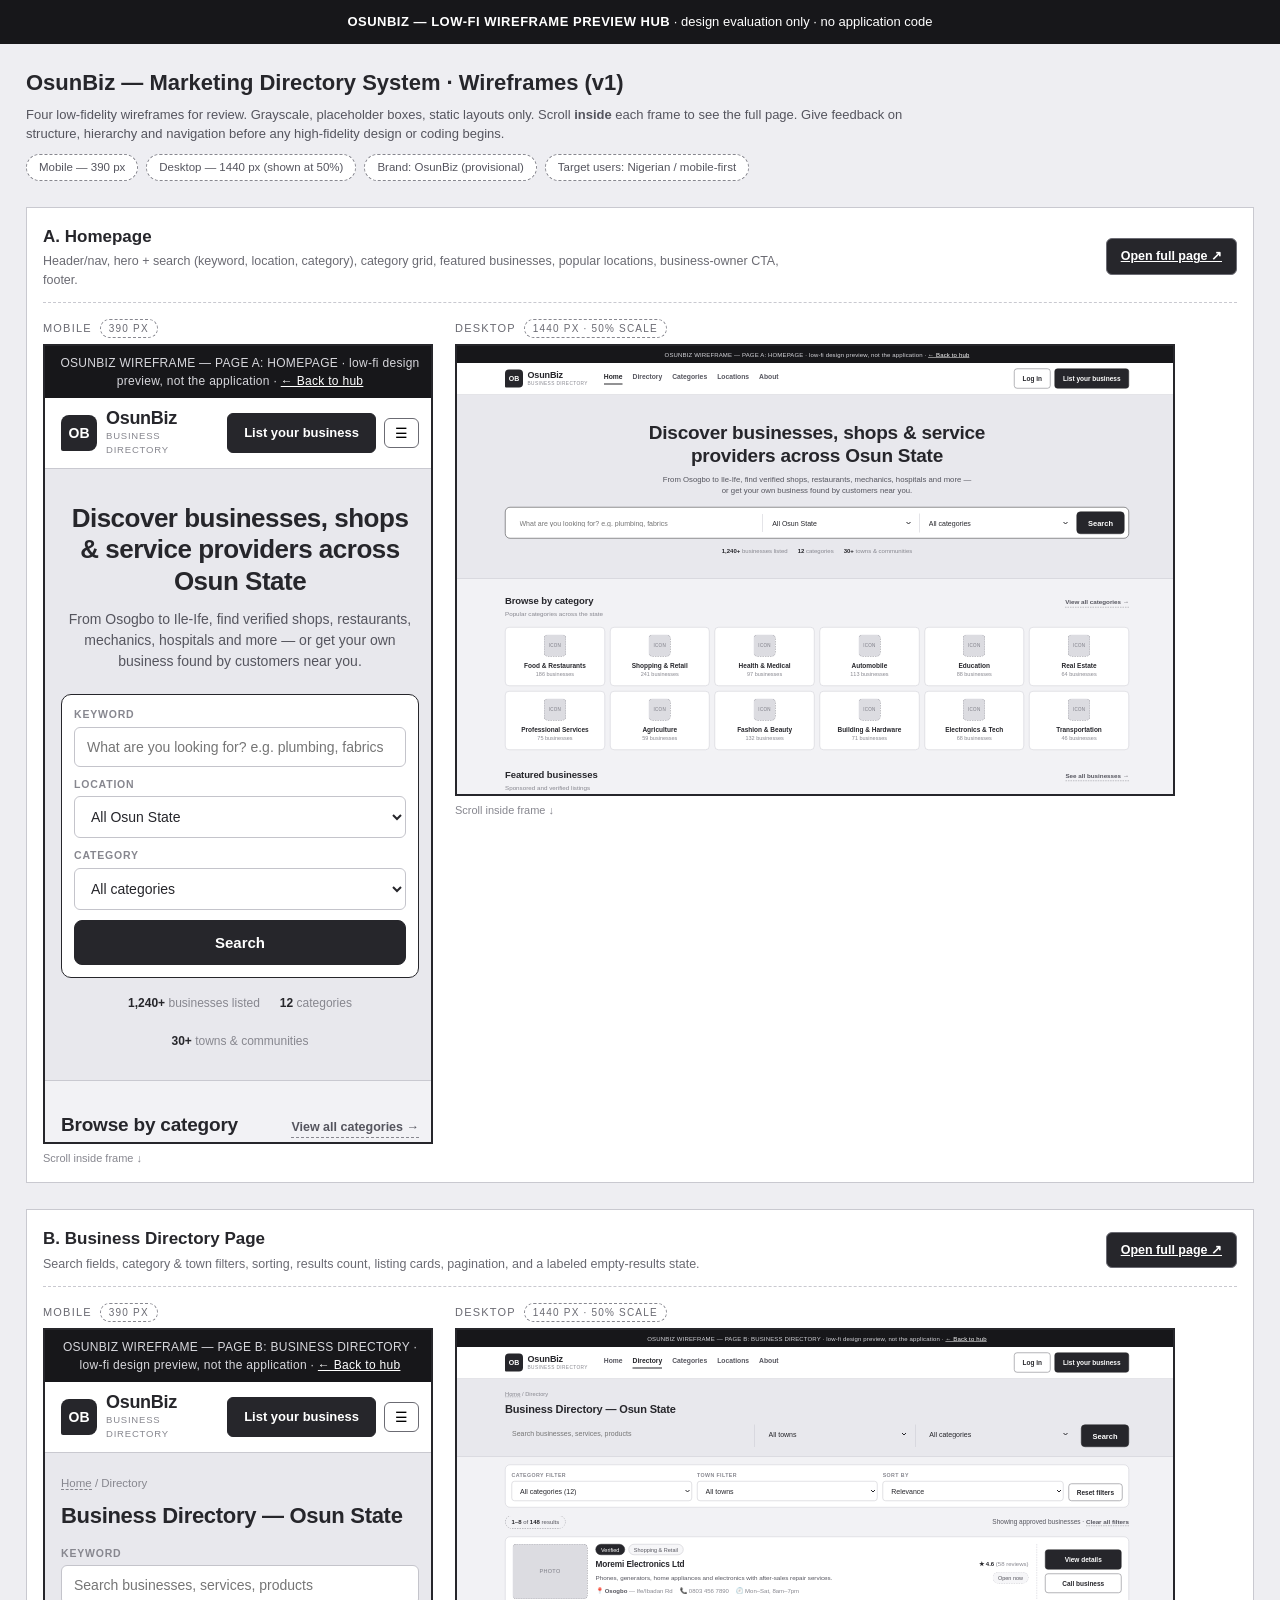
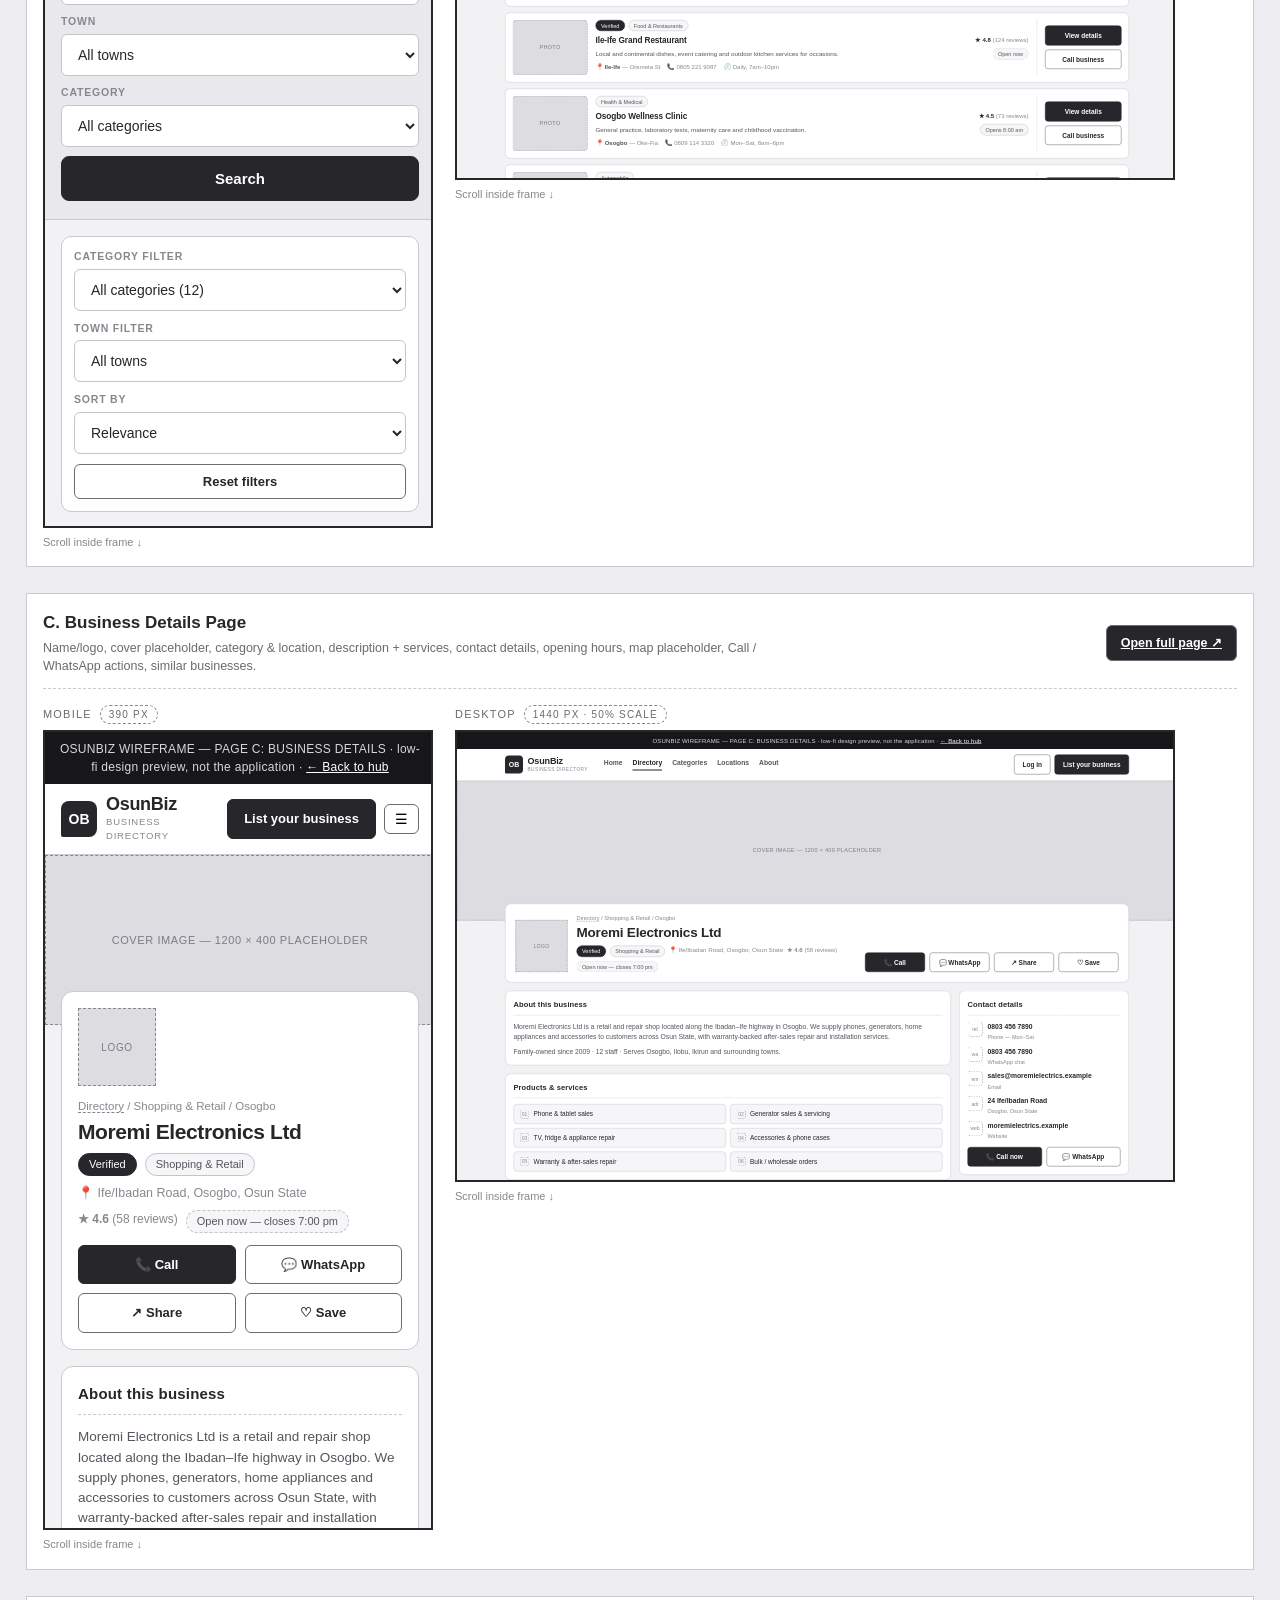
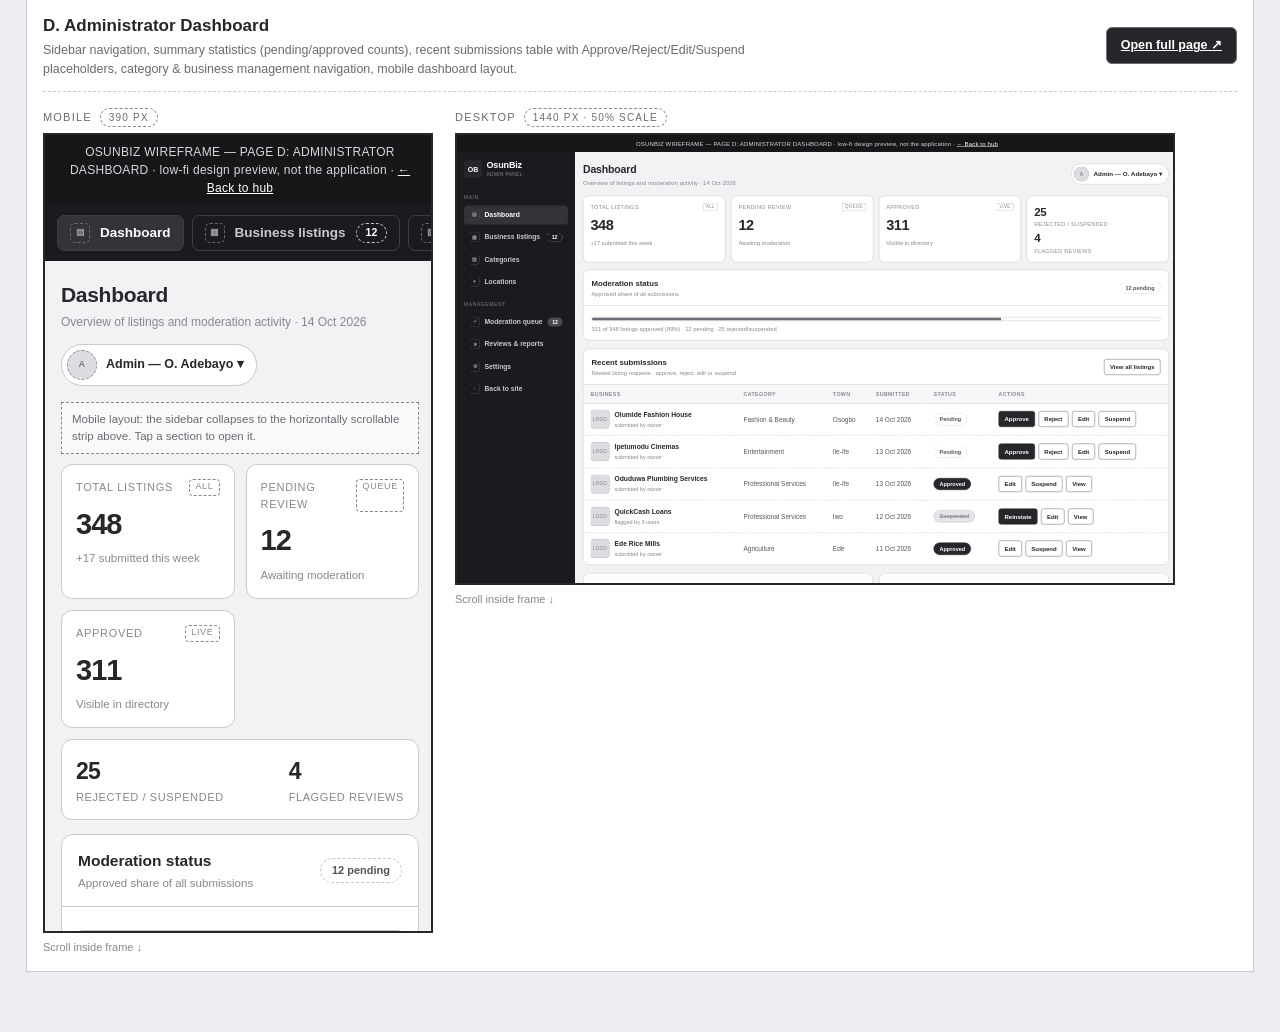
<file: index.html>
<!DOCTYPE html>
<html lang="en">
<head>
<meta charset="UTF-8"/>
<meta name="viewport" content="width=device-width, initial-scale=1"/>
<meta http-equiv="refresh" content="0; url=Osun-Biz/index.html"/>
<title>OsunBiz — Design Previews</title>
<style>
*{box-sizing:border-box;margin:0;padding:0}
body{font-family:"Segoe UI",Arial,sans-serif;background:#eeeef2;color:#26262b;min-height:100vh;display:flex;align-items:center;justify-content:center;padding:24px}
.card{background:#fff;border:1px solid #c9c9d0;max-width:560px;padding:34px 30px;text-align:center}
.mark{width:52px;height:52px;background:#26262b;color:#fff;border-radius:12px 12px 12px 3px;display:flex;align-items:center;justify-content:center;font-weight:800;font-size:18px;margin:0 auto 16px}
h1{font-size:20px;margin-bottom:8px}
p{font-size:13.5px;color:#55555e;margin-bottom:18px}
a.go{display:inline-block;background:#26262b;color:#fff;padding:12px 24px;border-radius:7px;font-size:14px;font-weight:700;text-decoration:none}
small{display:block;margin-top:14px;color:#87878f;font-size:11.5px}
</style>
</head>
<body>
<div class="card">
  <div class="mark">OB</div>
  <h1>OsunBiz — Wireframe Design Previews</h1>
  <p>Low-fidelity wireframes (design evaluation only — not the application). Redirecting to the preview hub…</p>
  <a class="go" href="Osun-Biz/index.html">Open preview hub</a>
  <small>A · Homepage &nbsp;·&nbsp; B · Business Directory &nbsp;·&nbsp; C · Business Details &nbsp;·&nbsp; D · Admin Dashboard — at 390&nbsp;px and 1440&nbsp;px</small>
</div>
</body>
</html>
</file>
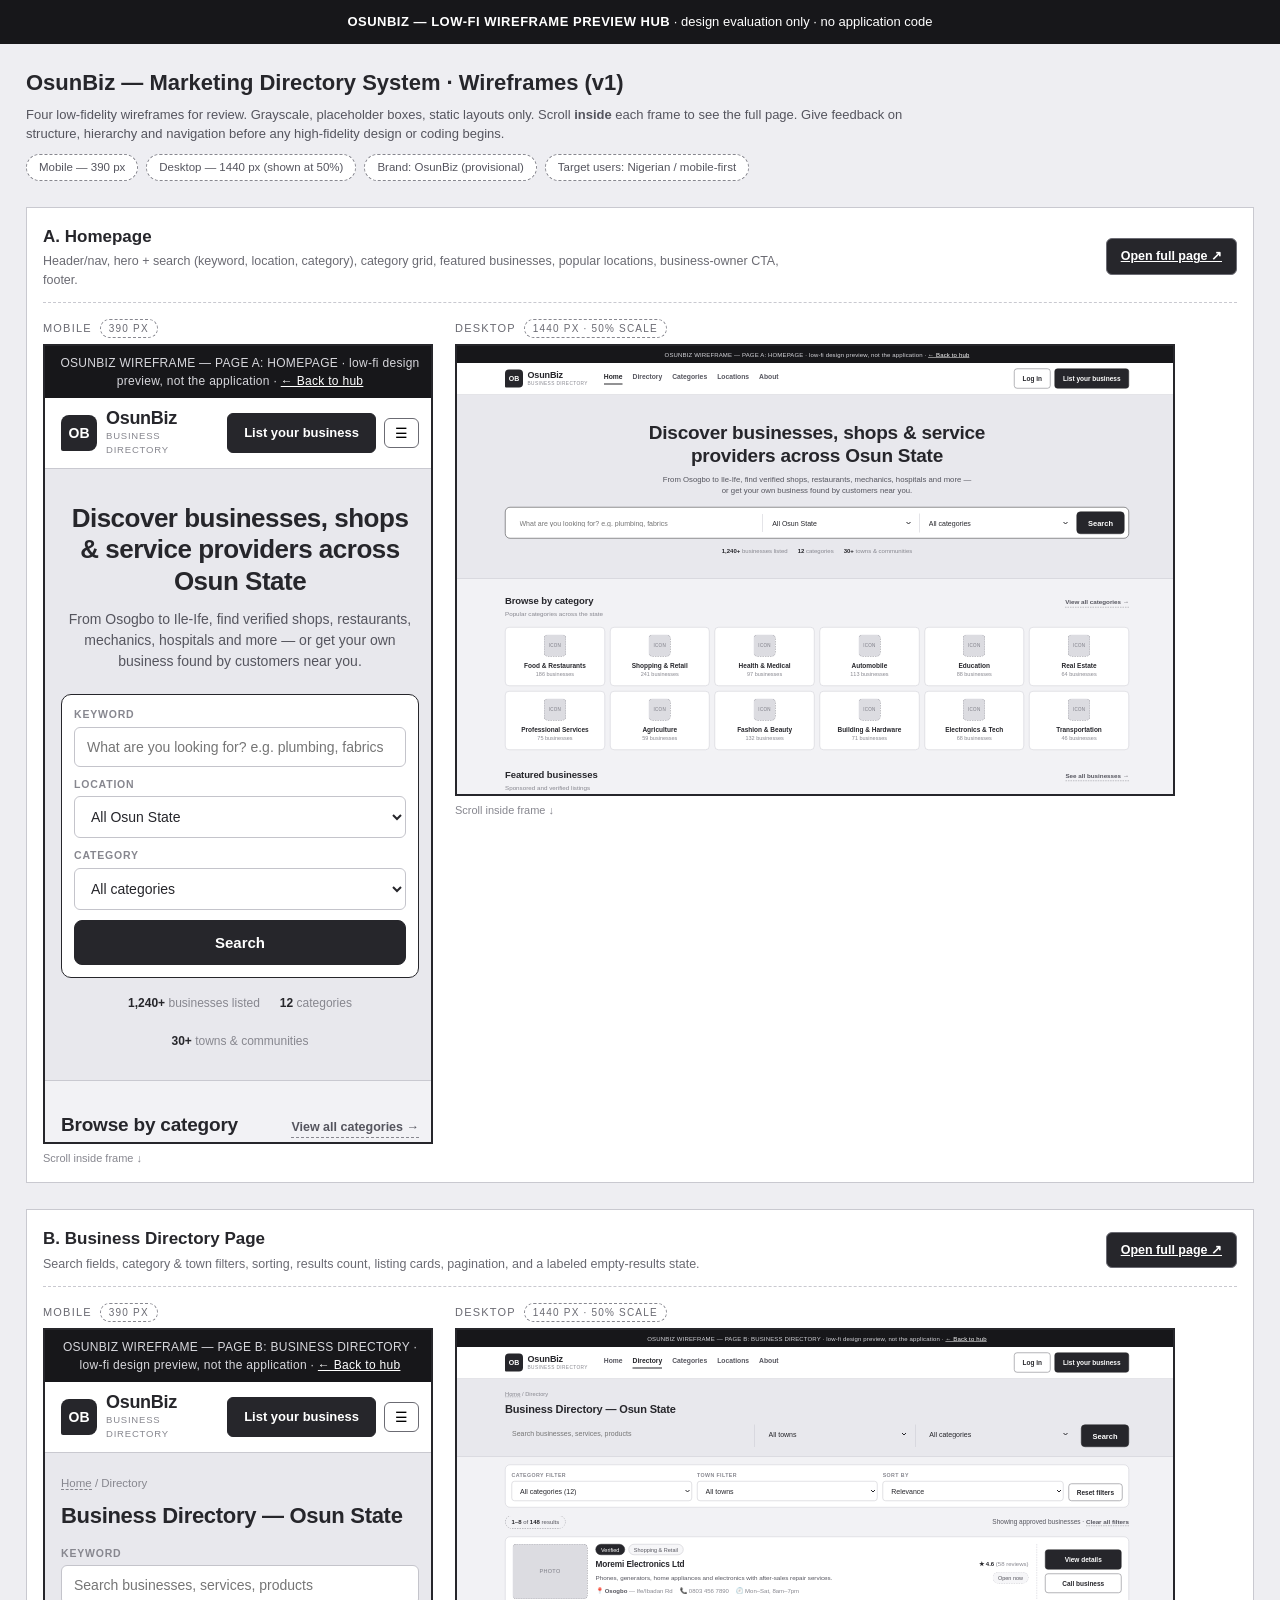
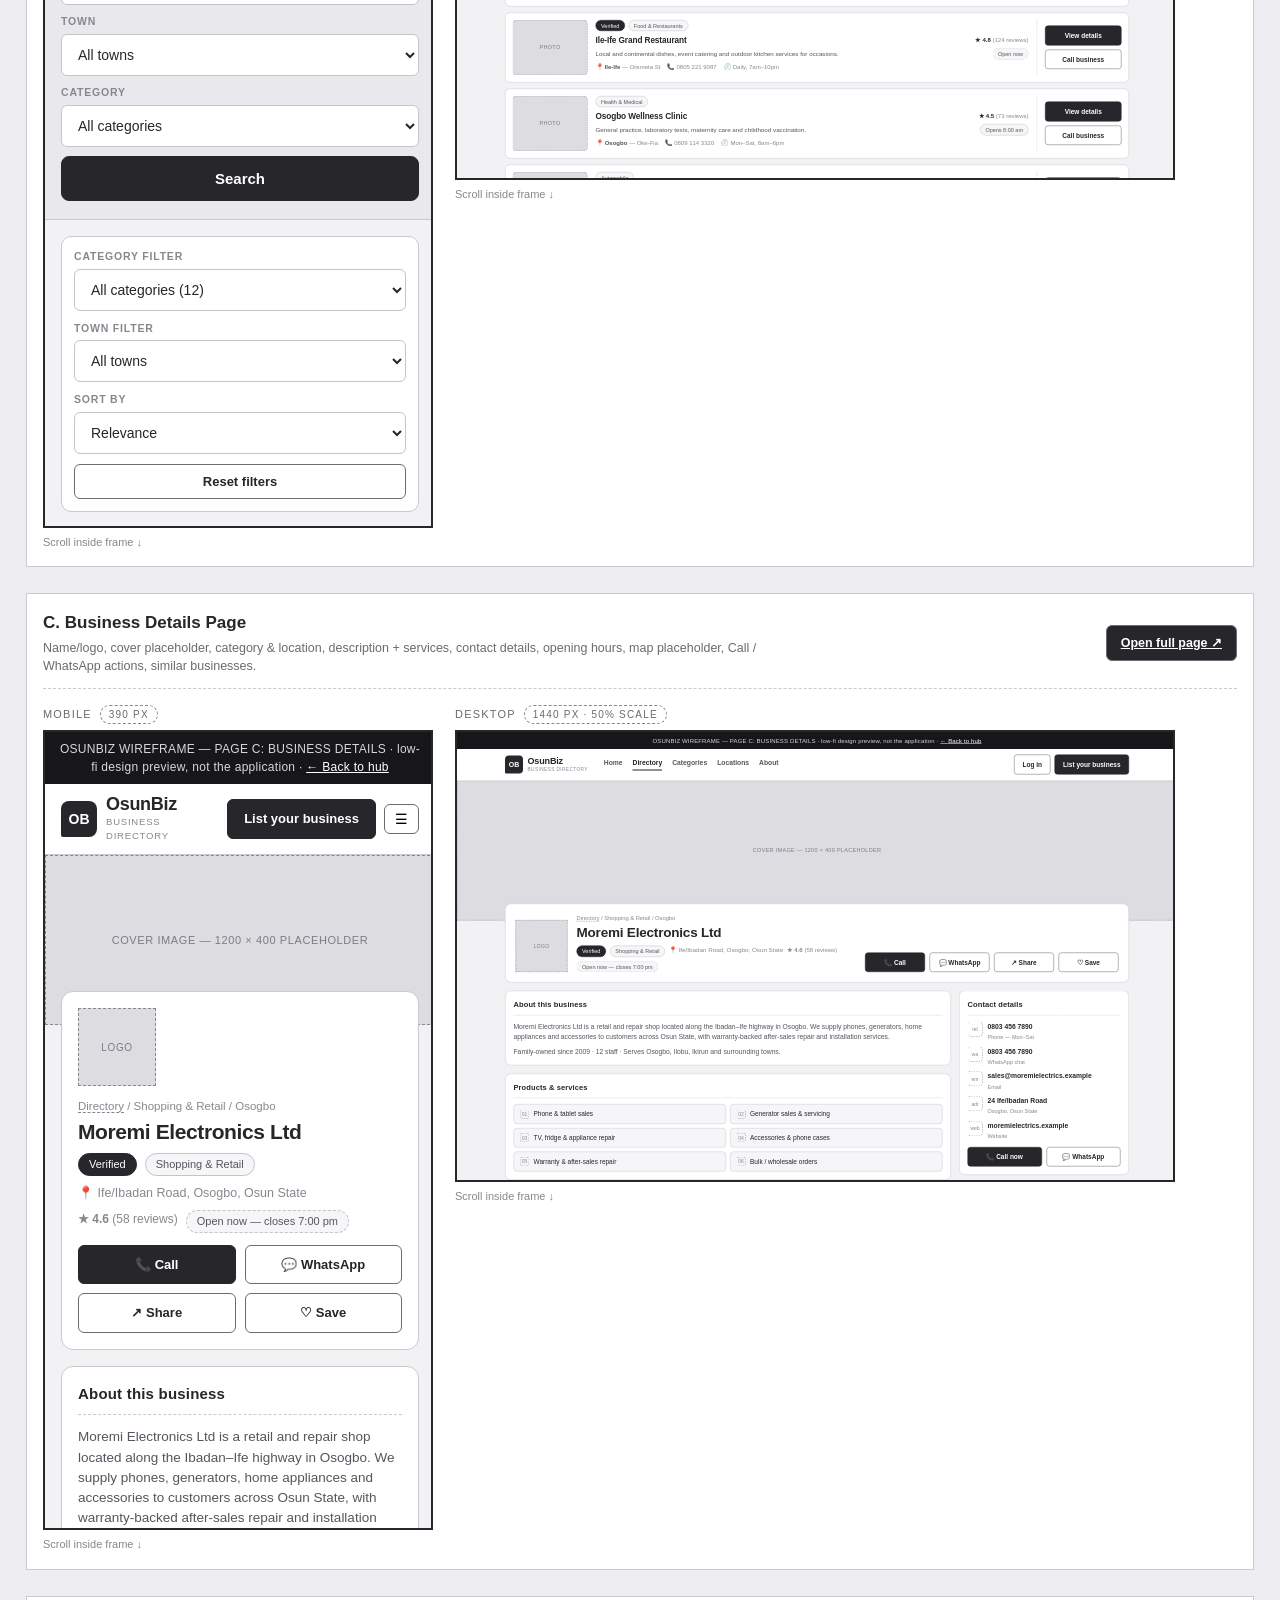
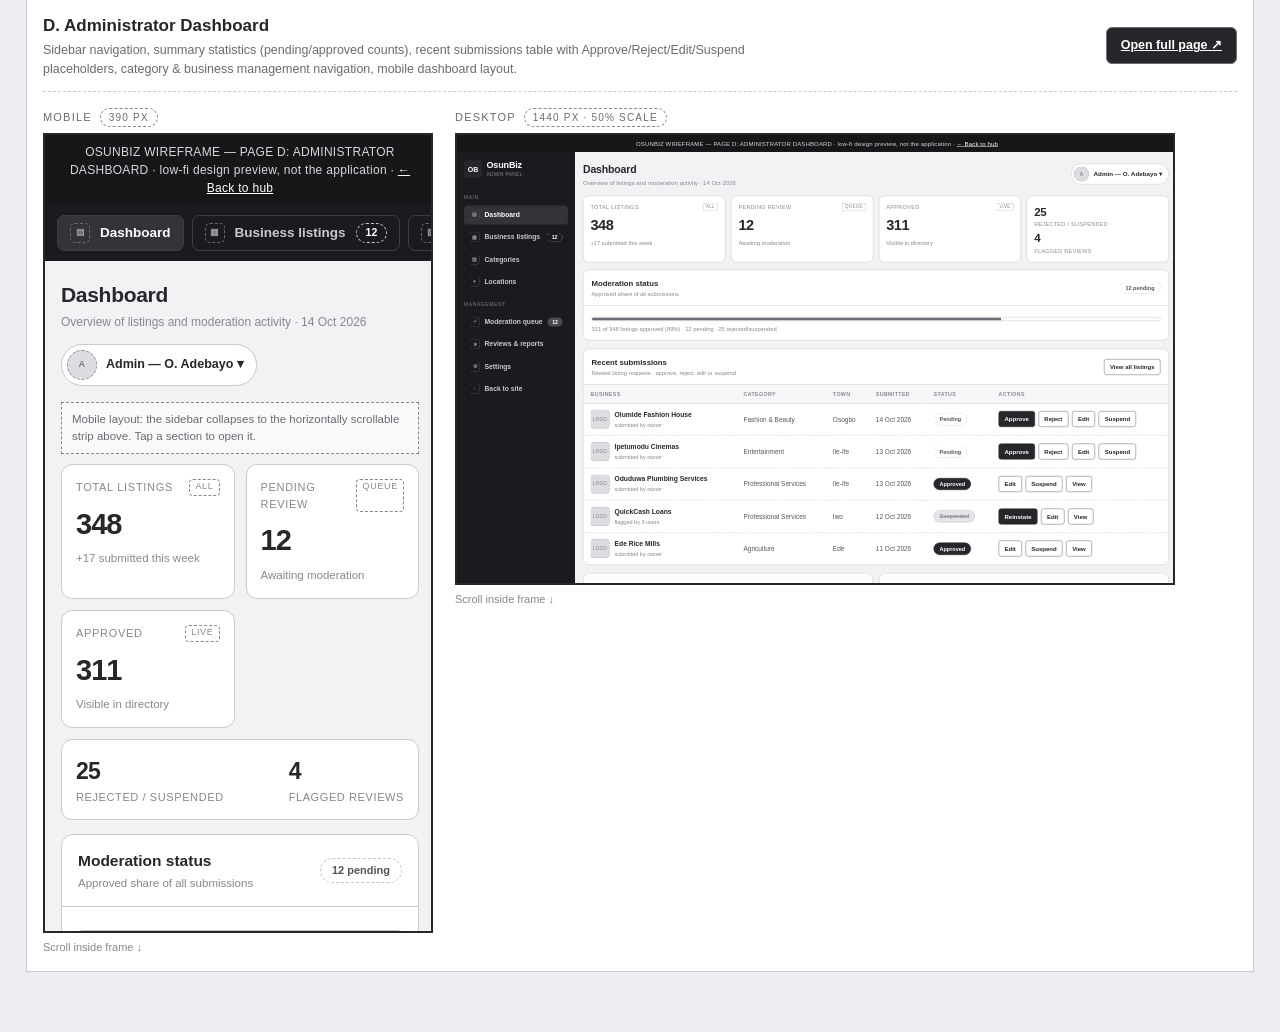
<file: Osun-Biz/index.html>
<!DOCTYPE html>
<html lang="en">
<head>
<meta charset="UTF-8"/>
<meta name="viewport" content="width=device-width, initial-scale=1"/>
<title>OsunBiz — Wireframe Preview Hub (Low-Fi)</title>
<style>
*{box-sizing:border-box;margin:0;padding:0}
body{font-family:"Segoe UI",Arial,sans-serif;background:#eeeef2;color:#26262b;font-size:14px;line-height:1.5}
.hub-note{background:#17171a;color:#fff;padding:12px 16px;font-size:13px;text-align:center}
.hub-note b{letter-spacing:.5px}
.wrap{max-width:1260px;margin:0 auto;padding:22px 16px 60px}
.intro h1{font-size:22px;margin-bottom:6px}
.intro p{font-size:13px;color:#55555e;max-width:900px}
.intro .tags{margin-top:10px;display:flex;gap:8px;flex-wrap:wrap}
.intro .tags span{border:1px dashed #87878f;background:#fff;border-radius:20px;padding:4px 12px;font-size:11.5px;color:#55555e}
.page-block{background:#fff;border:1px solid #c9c9d0;margin-top:26px;padding:16px}
.pb-head{display:flex;justify-content:space-between;align-items:center;gap:12px;flex-wrap:wrap;border-bottom:1px dashed #c9c9d0;padding-bottom:12px}
.pb-head h2{font-size:17px}
.pb-head p{font-size:12.5px;color:#6a6a72;margin-top:3px;max-width:760px}
.pb-head a{border:1.5px solid #6b6b73;background:#26262b;color:#fff;padding:8px 14px;border-radius:6px;font-size:12.5px;font-weight:700;white-space:nowrap}
.frames{display:flex;gap:22px;flex-wrap:wrap;margin-top:16px}
.frame-col{flex:0 0 auto}
.frame-label{font-size:11px;letter-spacing:1.2px;text-transform:uppercase;color:#6a6a72;margin-bottom:6px;display:flex;gap:8px;align-items:center}
.frame-label i{font-style:normal;border:1px dashed #87878f;border-radius:12px;padding:1px 8px;font-size:10px}
.mob-frame{width:390px;height:800px;border:2px solid #26262b;overflow:hidden;background:#fff}
.mob-frame iframe{width:390px;height:796px;border:0;display:block}
.desk-frame{width:720px;height:452px;border:2px solid #26262b;overflow:hidden;background:#fff;position:relative}
.desk-frame iframe{width:1440px;height:900px;border:0;position:absolute;top:0;left:0;transform:scale(.5);transform-origin:top left}
.scroll-tip{font-size:11px;color:#87878f;margin-top:6px}
@media(max-width:1180px){.desk-frame{width:100%;max-width:720px}}
@media(max-width:440px){.mob-frame{width:100%}.mob-frame iframe{width:100%}}
</style>
</head>
<body>
<div class="hub-note"><b>OSUNBIZ — LOW-FI WIREFRAME PREVIEW HUB</b> · design evaluation only · no application code</div>
<div class="wrap">
  <div class="intro">
    <h1>OsunBiz — Marketing Directory System · Wireframes (v1)</h1>
    <p>Four low-fidelity wireframes for review. Grayscale, placeholder boxes, static layouts only. Scroll <b>inside</b> each frame to see the full page. Give feedback on structure, hierarchy and navigation before any high-fidelity design or coding begins.</p>
    <div class="tags">
      <span>Mobile — 390 px</span><span>Desktop — 1440 px (shown at 50%)</span><span>Brand: OsunBiz (provisional)</span><span>Target users: Nigerian / mobile-first</span>
    </div>
  </div>

  <!-- A. HOMEPAGE -->
  <section class="page-block">
    <div class="pb-head">
      <div><h2>A. Homepage</h2><p>Header/nav, hero + search (keyword, location, category), category grid, featured businesses, popular locations, business-owner CTA, footer.</p></div>
      <a href="homepage.html" target="_blank">Open full page ↗</a>
    </div>
    <div class="frames">
      <div class="frame-col">
        <div class="frame-label">Mobile <i>390 px</i></div>
        <div class="mob-frame"><iframe src="homepage.html" title="Homepage mobile"></iframe></div>
        <div class="scroll-tip">Scroll inside frame ↓</div>
      </div>
      <div class="frame-col">
        <div class="frame-label">Desktop <i>1440 px · 50% scale</i></div>
        <div class="desk-frame"><iframe src="homepage.html" title="Homepage desktop"></iframe></div>
        <div class="scroll-tip">Scroll inside frame ↓</div>
      </div>
    </div>
  </section>

  <!-- B. DIRECTORY -->
  <section class="page-block">
    <div class="pb-head">
      <div><h2>B. Business Directory Page</h2><p>Search fields, category &amp; town filters, sorting, results count, listing cards, pagination, and a labeled empty-results state.</p></div>
      <a href="directory.html" target="_blank">Open full page ↗</a>
    </div>
    <div class="frames">
      <div class="frame-col">
        <div class="frame-label">Mobile <i>390 px</i></div>
        <div class="mob-frame"><iframe src="directory.html" title="Directory mobile"></iframe></div>
        <div class="scroll-tip">Scroll inside frame ↓</div>
      </div>
      <div class="frame-col">
        <div class="frame-label">Desktop <i>1440 px · 50% scale</i></div>
        <div class="desk-frame"><iframe src="directory.html" title="Directory desktop"></iframe></div>
        <div class="scroll-tip">Scroll inside frame ↓</div>
      </div>
    </div>
  </section>
  <!-- C. DETAILS -->
  <section class="page-block">
    <div class="pb-head">
      <div><h2>C. Business Details Page</h2><p>Name/logo, cover placeholder, category &amp; location, description + services, contact details, opening hours, map placeholder, Call / WhatsApp actions, similar businesses.</p></div>
      <a href="details.html" target="_blank">Open full page ↗</a>
    </div>
    <div class="frames">
      <div class="frame-col">
        <div class="frame-label">Mobile <i>390 px</i></div>
        <div class="mob-frame"><iframe src="details.html" title="Details mobile"></iframe></div>
        <div class="scroll-tip">Scroll inside frame ↓</div>
      </div>
      <div class="frame-col">
        <div class="frame-label">Desktop <i>1440 px · 50% scale</i></div>
        <div class="desk-frame"><iframe src="details.html" title="Details desktop"></iframe></div>
        <div class="scroll-tip">Scroll inside frame ↓</div>
      </div>
    </div>
  </section>

  <!-- D. DASHBOARD -->
  <section class="page-block">
    <div class="pb-head">
      <div><h2>D. Administrator Dashboard</h2><p>Sidebar navigation, summary statistics (pending/approved counts), recent submissions table with Approve/Reject/Edit/Suspend placeholders, category &amp; business management navigation, mobile dashboard layout.</p></div>
      <a href="dashboard.html" target="_blank">Open full page ↗</a>
    </div>
    <div class="frames">
      <div class="frame-col">
        <div class="frame-label">Mobile <i>390 px</i></div>
        <div class="mob-frame"><iframe src="dashboard.html" title="Dashboard mobile"></iframe></div>
        <div class="scroll-tip">Scroll inside frame ↓</div>
      </div>
      <div class="frame-col">
        <div class="frame-label">Desktop <i>1440 px · 50% scale</i></div>
        <div class="desk-frame"><iframe src="dashboard.html" title="Dashboard desktop"></iframe></div>
        <div class="scroll-tip">Scroll inside frame ↓</div>
      </div>
    </div>
  </section>
</div>
</body>
</html>
</file>
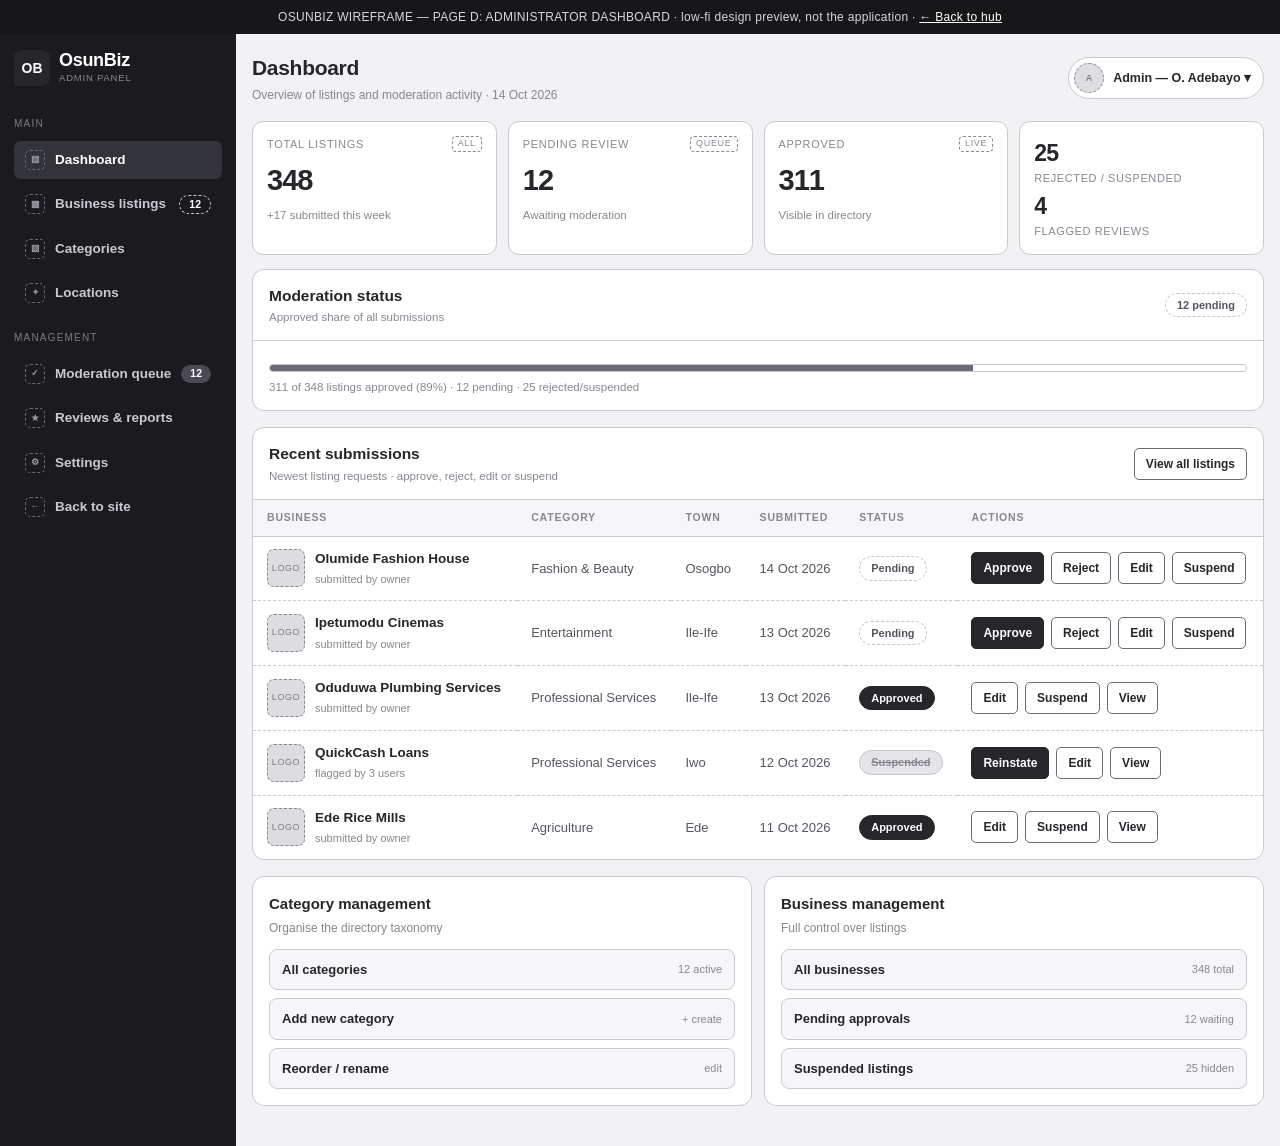
<file: Osun-Biz/dashboard.html>
<!DOCTYPE html>
<html lang="en">
<head>
<meta charset="UTF-8"/>
<meta name="viewport" content="width=device-width, initial-scale=1"/>
<title>OsunBiz — Admin Dashboard (Low-Fi Wireframe)</title>
<link rel="stylesheet" href="styles.css"/>
</head>
<body>
<div class="wire-note">OSUNBIZ WIREFRAME — PAGE D: ADMINISTRATOR DASHBOARD · low-fi design preview, not the application · <a href="index.html">← Back to hub</a></div>

<div class="dash">
  <!-- SIDEBAR: desktop = vertical column · mobile (<900px) = horizontal scroll strip -->
  <aside class="dash-side">
    <a class="logo" href="#">
      <span class="logo-mark">OB</span>
      <span class="logo-txt"><strong>OsunBiz</strong><small>Admin panel</small></span>
    </a>
    <span class="side-label hide-mobile">Main</span>
    <a class="side-nav-item on" href="#"><i>▤</i> Dashboard</a>
    <a class="side-nav-item" href="#"><i>▦</i> Business listings <span class="badge urgent">12</span></a>
    <a class="side-nav-item" href="#"><i>▧</i> Categories</a>
    <a class="side-nav-item" href="#"><i>⌖</i> Locations</a>
    <span class="side-label hide-mobile">Management</span>
    <a class="side-nav-item" href="#"><i>✓</i> Moderation queue <span class="badge">12</span></a>
    <a class="side-nav-item" href="#"><i>★</i> Reviews &amp; reports</a>
    <a class="side-nav-item" href="#"><i>⚙</i> Settings</a>
    <a class="side-nav-item hide-mobile" href="homepage.html"><i>←</i> Back to site</a>
  </aside>

  <!-- MAIN -->
  <main class="dash-main">
    <div class="dash-top">
      <div>
        <h1>Dashboard</h1>
        <span class="sub">Overview of listings and moderation activity · 14 Oct 2026</span>
      </div>
      <span class="admin-chip"><span class="img-ph">A</span> Admin — O. Adebayo ▾</span>
    </div>

    <div class="mobile-only-note wire-hint">Mobile layout: the sidebar collapses to the horizontally scrollable strip above. Tap a section to open it.</div>

    <!-- SUMMARY STATISTICS -->
    <div class="stat-grid">
      <div class="stat">
        <span class="lbl">Total listings <i>all</i></span>
        <div class="num">348</div>
        <div class="foot">+17 submitted this week</div>
      </div>
      <div class="stat">
        <span class="lbl">Pending review <i>queue</i></span>
        <div class="num">12</div>
        <div class="foot">Awaiting moderation</div>
      </div>
      <div class="stat">
        <span class="lbl">Approved <i>live</i></span>
        <div class="num">311</div>
        <div class="foot">Visible in directory</div>
      </div>
      <div class="stat split">
        <div class="split-col"><b>25</b><span>Rejected / suspended</span></div>
        <div class="split-col"><b>4</b><span>Flagged reviews</span></div>
      </div>
    </div>

    <!-- REVIEW PROGRESS -->
    <div class="dash-panel" style="margin-top:14px">
      <div class="dash-panel-head">
        <div><h2>Moderation status</h2><small>Approved share of all submissions</small></div>
        <span class="status pending">12 pending</span>
      </div>
      <div style="padding:14px 16px">
        <div class="progress"><span></span></div>
        <div class="foot" style="font-size:11.5px;color:#87878f;margin-top:7px">311 of 348 listings approved (89%) · 12 pending · 25 rejected/suspended</div>
      </div>
    </div>
    <!-- RECENT SUBMISSIONS -->
    <div class="dash-panel">
      <div class="dash-panel-head">
        <div><h2>Recent submissions</h2><small>Newest listing requests · approve, reject, edit or suspend</small></div>
        <a class="btn btn-sm" href="#">View all listings</a>
      </div>
      <div class="tbl-wrap">
        <table class="data">
          <thead>
            <tr>
              <th>Business</th><th>Category</th><th>Town</th><th>Submitted</th><th>Status</th><th>Actions</th>
            </tr>
          </thead>
          <tbody>
            <tr>
              <td class="biz-td"><span class="biz-cell"><span class="img-ph">logo</span><span><b>Olumide Fashion House</b><small>submitted by owner</small></span></span></td>
              <td data-label="Category">Fashion &amp; Beauty</td>
              <td data-label="Town">Osogbo</td>
              <td data-label="Submitted">14 Oct 2026</td>
              <td data-label="Status"><span class="status pending">Pending</span></td>
              <td data-label="Actions">
                <span class="row-actions">
                  <span class="btn btn-sm btn-dark">Approve</span>
                  <span class="btn btn-sm">Reject</span>
                  <span class="btn btn-sm">Edit</span>
                  <span class="btn btn-sm">Suspend</span>
                </span>
              </td>
            </tr>
            <tr>
              <td class="biz-td"><span class="biz-cell"><span class="img-ph">logo</span><span><b>Ipetumodu Cinemas</b><small>submitted by owner</small></span></span></td>
              <td data-label="Category">Entertainment</td>
              <td data-label="Town">Ile-Ife</td>
              <td data-label="Submitted">13 Oct 2026</td>
              <td data-label="Status"><span class="status pending">Pending</span></td>
              <td data-label="Actions">
                <span class="row-actions">
                  <span class="btn btn-sm btn-dark">Approve</span>
                  <span class="btn btn-sm">Reject</span>
                  <span class="btn btn-sm">Edit</span>
                  <span class="btn btn-sm">Suspend</span>
                </span>
              </td>
            </tr>
            <tr>
              <td class="biz-td"><span class="biz-cell"><span class="img-ph">logo</span><span><b>Oduduwa Plumbing Services</b><small>submitted by owner</small></span></span></td>
              <td data-label="Category">Professional Services</td>
              <td data-label="Town">Ile-Ife</td>
              <td data-label="Submitted">13 Oct 2026</td>
              <td data-label="Status"><span class="status approved">Approved</span></td>
              <td data-label="Actions">
                <span class="row-actions">
                  <span class="btn btn-sm">Edit</span>
                  <span class="btn btn-sm">Suspend</span>
                  <span class="btn btn-sm">View</span>
                </span>
              </td>
            </tr>
            <tr>
              <td class="biz-td"><span class="biz-cell"><span class="img-ph">logo</span><span><b>QuickCash Loans</b><small>flagged by 3 users</small></span></span></td>
              <td data-label="Category">Professional Services</td>
              <td data-label="Town">Iwo</td>
              <td data-label="Submitted">12 Oct 2026</td>
              <td data-label="Status"><span class="status suspended">Suspended</span></td>
              <td data-label="Actions">
                <span class="row-actions">
                  <span class="btn btn-sm btn-dark">Reinstate</span>
                  <span class="btn btn-sm">Edit</span>
                  <span class="btn btn-sm">View</span>
                </span>
              </td>
            </tr>
            <tr>
              <td class="biz-td"><span class="biz-cell"><span class="img-ph">logo</span><span><b>Ede Rice Mills</b><small>submitted by owner</small></span></span></td>
              <td data-label="Category">Agriculture</td>
              <td data-label="Town">Ede</td>
              <td data-label="Submitted">11 Oct 2026</td>
              <td data-label="Status"><span class="status approved">Approved</span></td>
              <td data-label="Actions">
                <span class="row-actions">
                  <span class="btn btn-sm">Edit</span>
                  <span class="btn btn-sm">Suspend</span>
                  <span class="btn btn-sm">View</span>
                </span>
              </td>
            </tr>
          </tbody>
        </table>
      </div>
    </div>

    <!-- CATEGORY & BUSINESS MANAGEMENT NAVIGATION -->
    <div class="mgmt-grid">
      <div class="mgmt-card">
        <h3>Category management</h3>
        <p>Organise the directory taxonomy</p>
        <div class="mgmt-links">
          <a href="#">All categories <small>12 active</small></a>
          <a href="#">Add new category <small>+ create</small></a>
          <a href="#">Reorder / rename <small>edit</small></a>
        </div>
      </div>
      <div class="mgmt-card">
        <h3>Business management</h3>
        <p>Full control over listings</p>
        <div class="mgmt-links">
          <a href="#">All businesses <small>348 total</small></a>
          <a href="#">Pending approvals <small>12 waiting</small></a>
          <a href="#">Suspended listings <small>25 hidden</small></a>
        </div>
      </div>
    </div>
  </main>
</div>
</body>
</html>
</file>
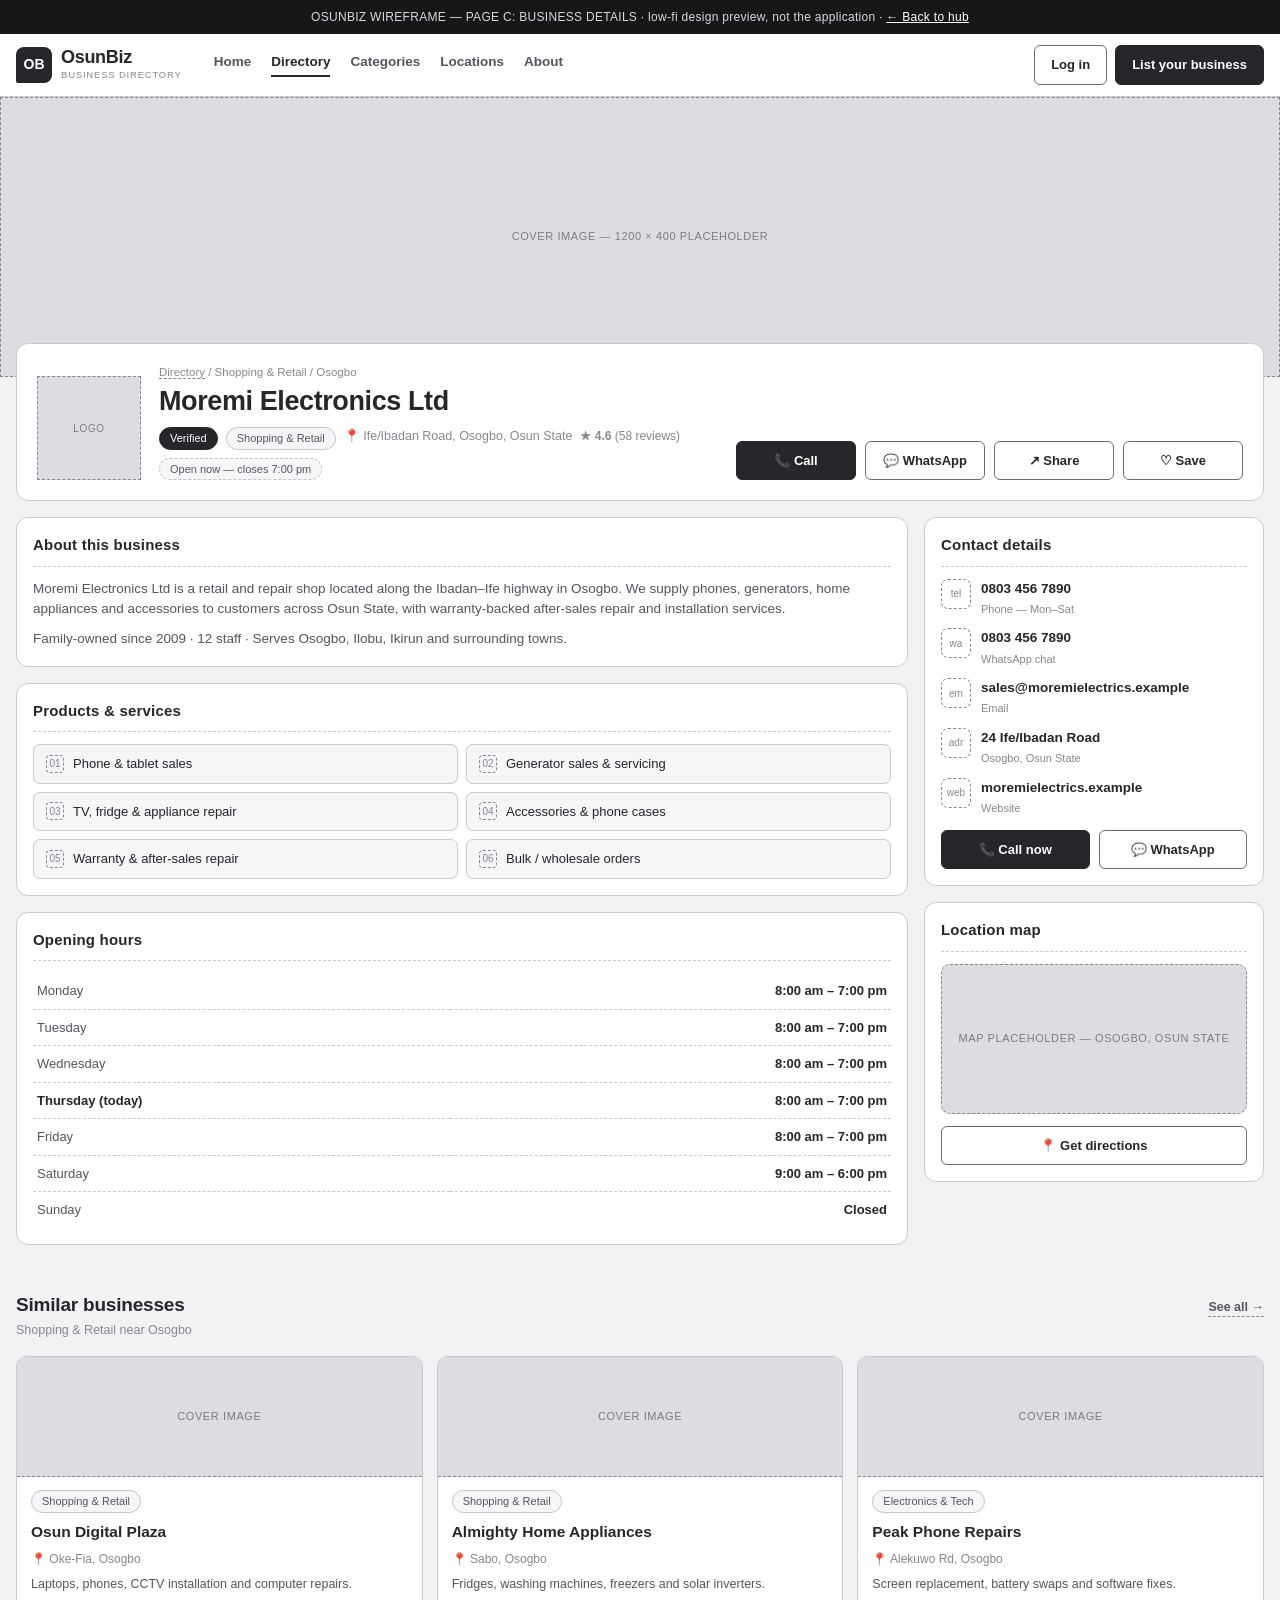
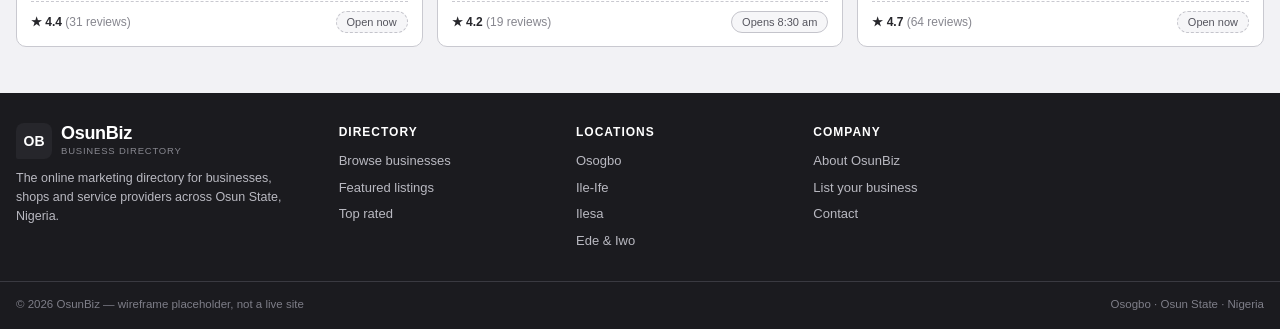
<file: Osun-Biz/details.html>
<!DOCTYPE html>
<html lang="en">
<head>
<meta charset="UTF-8"/>
<meta name="viewport" content="width=device-width, initial-scale=1"/>
<title>OsunBiz — Business Details (Low-Fi Wireframe)</title>
<link rel="stylesheet" href="styles.css"/>
</head>
<body>
<div class="wire-note">OSUNBIZ WIREFRAME — PAGE C: BUSINESS DETAILS · low-fi design preview, not the application · <a href="index.html">← Back to hub</a></div>

<!-- HEADER -->
<header class="site-header">
  <div class="hd">
    <a class="logo" href="homepage.html">
      <span class="logo-mark">OB</span>
      <span class="logo-txt"><strong>OsunBiz</strong><small>Business Directory</small></span>
    </a>
    <nav class="nav">
      <a href="homepage.html">Home</a>
      <a href="directory.html" class="on">Directory</a>
      <a href="#">Categories</a>
      <a href="#">Locations</a>
      <a href="#">About</a>
    </nav>
    <div class="hd-actions">
      <a class="btn hide-sm" href="#">Log in</a>
      <a class="btn btn-dark" href="#">List your business</a>
      <button class="burger" aria-label="Menu">☰</button>
    </div>
  </div>
</header>

<!-- COVER -->
<span class="img-ph cover-ph">cover image — 1200 × 400 placeholder</span>

<!-- BUSINESS HEAD -->
<div class="detail-top">
  <div class="detail-card">
    <span class="img-ph detail-logo">logo</span>
    <div class="detail-id">
      <div class="crumb" style="font-size:11.5px;color:#87878f"><a href="directory.html" style="border-bottom:1px dashed #87878f">Directory</a> / Shopping &amp; Retail / Osogbo</div>
      <h1>Moremi Electronics Ltd</h1>
      <div class="biz-meta">
        <span class="chip chip-dark">Verified</span>
        <span class="chip">Shopping &amp; Retail</span>
        <span>📍 Ife/Ibadan Road, Osogbo, Osun State</span>
        <span class="rating">★ 4.6 <span>(58 reviews)</span></span>
        <span class="chip chip-open">Open now — closes 7:00 pm</span>
      </div>
    </div>
    <div class="detail-actions">
      <span class="btn btn-dark">📞 Call</span>
      <span class="btn">💬 WhatsApp</span>
      <span class="btn">↗ Share</span>
      <span class="btn">♡ Save</span>
    </div>
  </div>

  <!-- MAIN GRID -->
  <div class="detail-grid" style="margin-top:16px">
    <div>
      <!-- DESCRIPTION -->
      <div class="panel">
        <h2>About this business</h2>
        <p>Moremi Electronics Ltd is a retail and repair shop located along the Ibadan–Ife highway in Osogbo. We supply phones, generators, home appliances and accessories to customers across Osun State, with warranty-backed after-sales repair and installation services.</p>
        <p style="margin-top:10px">Family-owned since 2009 · 12 staff · Serves Osogbo, Ilobu, Ikirun and surrounding towns.</p>
      </div>

      <!-- SERVICES -->
      <div class="panel">
        <h2>Products &amp; services</h2>
        <ul class="svc-list">
          <li><i>01</i> Phone &amp; tablet sales</li>
          <li><i>02</i> Generator sales &amp; servicing</li>
          <li><i>03</i> TV, fridge &amp; appliance repair</li>
          <li><i>04</i> Accessories &amp; phone cases</li>
          <li><i>05</i> Warranty &amp; after-sales repair</li>
          <li><i>06</i> Bulk / wholesale orders</li>
        </ul>
      </div>

      <!-- OPENING HOURS -->
      <div class="panel">
        <h2>Opening hours</h2>
        <table class="hours-table">
          <tr><td>Monday</td><td>8:00 am – 7:00 pm</td></tr>
          <tr><td>Tuesday</td><td>8:00 am – 7:00 pm</td></tr>
          <tr><td>Wednesday</td><td>8:00 am – 7:00 pm</td></tr>
          <tr class="today"><td>Thursday (today)</td><td>8:00 am – 7:00 pm</td></tr>
          <tr><td>Friday</td><td>8:00 am – 7:00 pm</td></tr>
          <tr><td>Saturday</td><td>9:00 am – 6:00 pm</td></tr>
          <tr><td>Sunday</td><td class="closed">Closed</td></tr>
        </table>
      </div>
    </div>

    <!-- SIDEBAR -->
    <div class="sticky-actions">
      <div class="panel">
        <h2>Contact details</h2>
        <div class="contact-list">
          <div><i>tel</i><span><b>0803 456 7890</b><small>Phone — Mon–Sat</small></span></div>
          <div><i>wa</i><span><b>0803 456 7890</b><small>WhatsApp chat</small></span></div>
          <div><i>em</i><span><b>sales@moremielectrics.example</b><small>Email</small></span></div>
          <div><i>adr</i><span><b>24 Ife/Ibadan Road</b><small>Osogbo, Osun State</small></span></div>
          <div><i>web</i><span><b>moremielectrics.example</b><small>Website</small></span></div>
        </div>
        <div class="side-cta">
          <span class="btn btn-dark">📞 Call now</span>
          <span class="btn">💬 WhatsApp</span>
        </div>
      </div>

      <div class="panel">
        <h2>Location map</h2>
        <span class="img-ph map-ph">map placeholder — Osogbo, Osun State</span>
        <span class="btn" style="width:100%">📍 Get directions</span>
      </div>
    </div>
  </div>

  <!-- SIMILAR BUSINESSES -->
  <section class="section">
    <div class="sec-head">
      <div>
        <h2 class="sec-title">Similar businesses</h2>
        <span class="sec-sub">Shopping &amp; Retail near Osogbo</span>
      </div>
      <a class="sec-link" href="directory.html">See all →</a>
    </div>
    <div class="biz-grid">
      <a class="biz-card" href="details.html">
        <span class="img-ph">cover image</span>
        <div class="biz-card-body">
          <span class="listing-tags"><span class="chip">Shopping &amp; Retail</span></span>
          <span class="biz-name">Osun Digital Plaza</span>
          <span class="biz-meta">📍 Oke-Fia, Osogbo</span>
          <span class="biz-desc">Laptops, phones, CCTV installation and computer repairs.</span>
          <span class="biz-foot"><span class="rating">★ 4.4 <span>(31 reviews)</span></span><span class="chip chip-open">Open now</span></span>
        </div>
      </a>
      <a class="biz-card" href="details.html">
        <span class="img-ph">cover image</span>
        <div class="biz-card-body">
          <span class="listing-tags"><span class="chip">Shopping &amp; Retail</span></span>
          <span class="biz-name">Almighty Home Appliances</span>
          <span class="biz-meta">📍 Sabo, Osogbo</span>
          <span class="biz-desc">Fridges, washing machines, freezers and solar inverters.</span>
          <span class="biz-foot"><span class="rating">★ 4.2 <span>(19 reviews)</span></span><span class="chip">Opens 8:30 am</span></span>
        </div>
      </a>
      <a class="biz-card" href="details.html">
        <span class="img-ph">cover image</span>
        <div class="biz-card-body">
          <span class="listing-tags"><span class="chip">Electronics &amp; Tech</span></span>
          <span class="biz-name">Peak Phone Repairs</span>
          <span class="biz-meta">📍 Alekuwo Rd, Osogbo</span>
          <span class="biz-desc">Screen replacement, battery swaps and software fixes.</span>
          <span class="biz-foot"><span class="rating">★ 4.7 <span>(64 reviews)</span></span><span class="chip chip-open">Open now</span></span>
        </div>
      </a>
    </div>
  </section>
</div>

<!-- FOOTER -->
<footer class="site-footer">
  <div class="foot-grid">
    <div class="foot-brand">
      <span class="logo">
        <span class="logo-mark">OB</span>
        <span class="logo-txt"><strong>OsunBiz</strong><small>Business Directory</small></span>
      </span>
      <p>The online marketing directory for businesses, shops and service providers across Osun State, Nigeria.</p>
    </div>
    <div class="foot-col">
      <h4>Directory</h4>
      <a href="directory.html">Browse businesses</a>
      <a href="#">Featured listings</a>
      <a href="#">Top rated</a>
    </div>
    <div class="foot-col">
      <h4>Locations</h4>
      <a href="#">Osogbo</a>
      <a href="#">Ile-Ife</a>
      <a href="#">Ilesa</a>
      <a href="#">Ede &amp; Iwo</a>
    </div>
    <div class="foot-col">
      <h4>Company</h4>
      <a href="#">About OsunBiz</a>
      <a href="#">List your business</a>
      <a href="#">Contact</a>
    </div>
  </div>
  <div class="foot-bottom">
    <span>© 2026 OsunBiz — wireframe placeholder, not a live site</span>
    <span>Osogbo · Osun State · Nigeria</span>
  </div>
</footer>
</body>
</html>
</file>
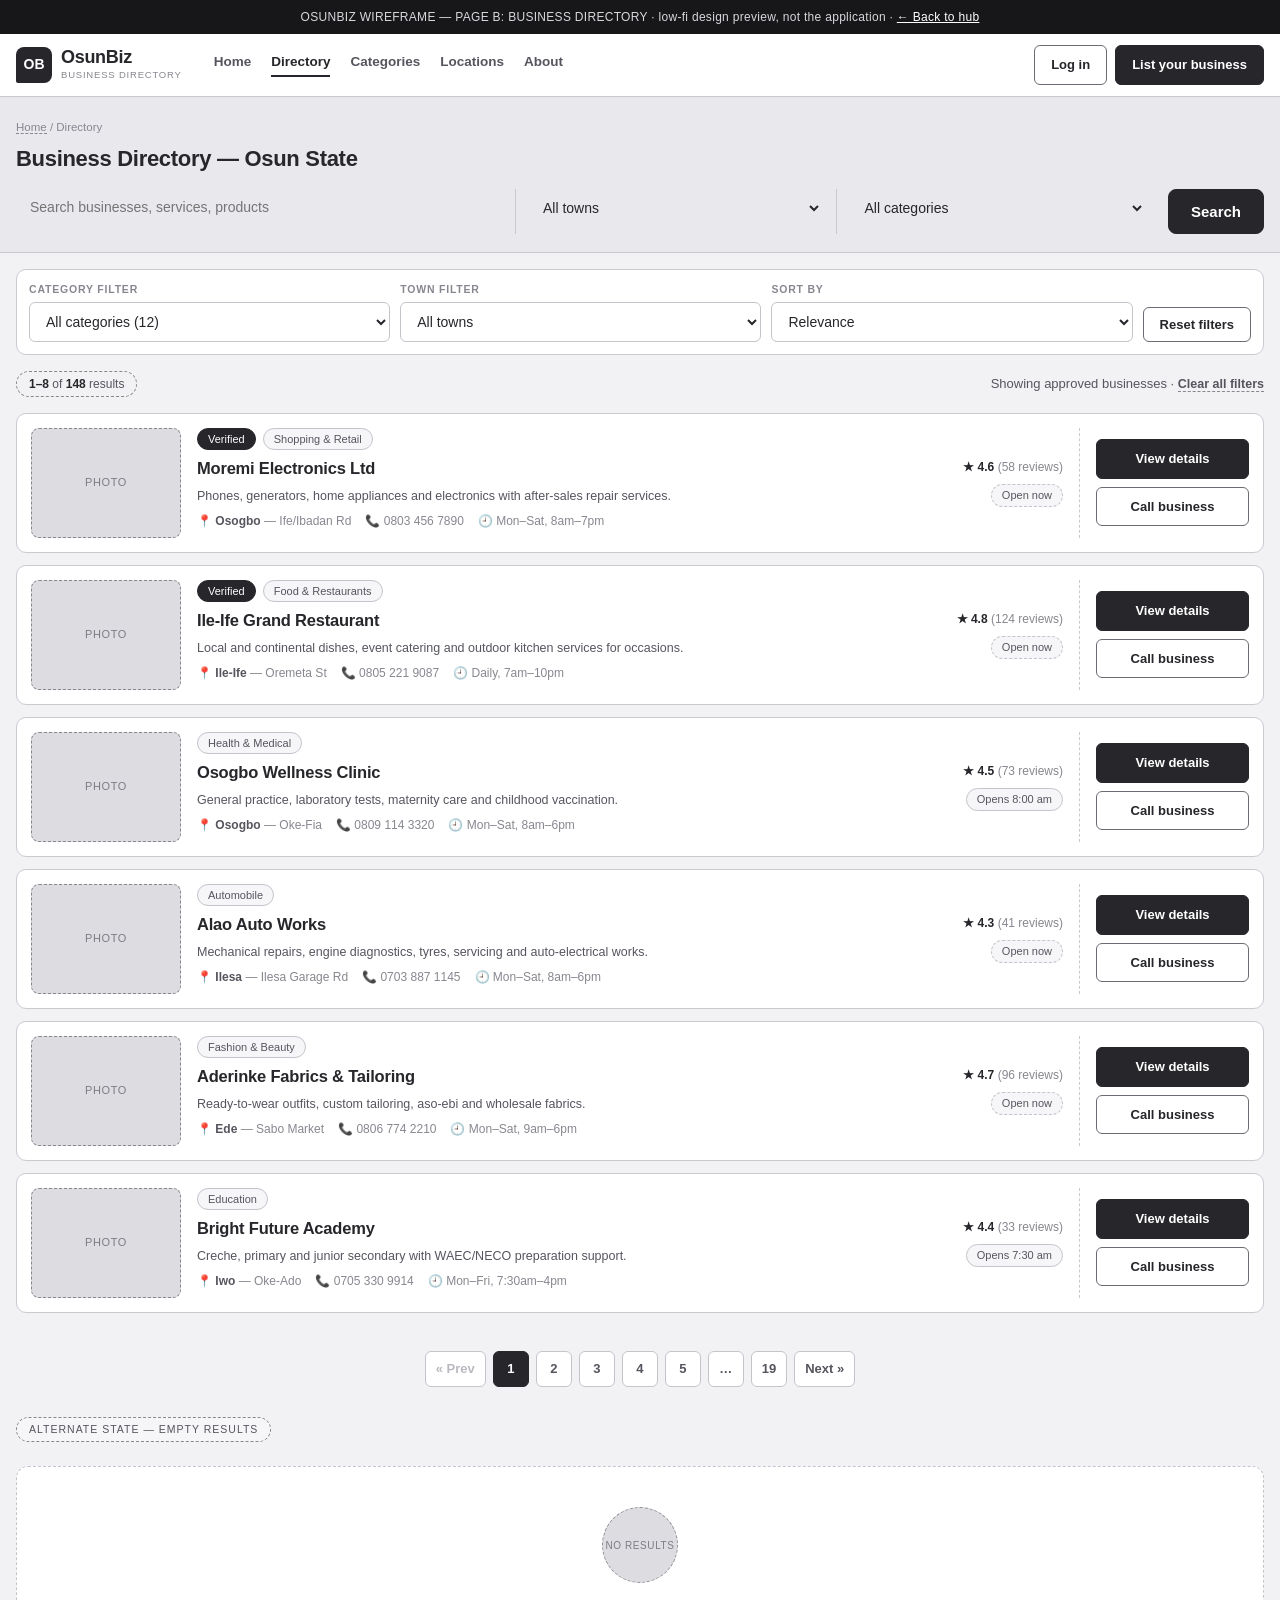
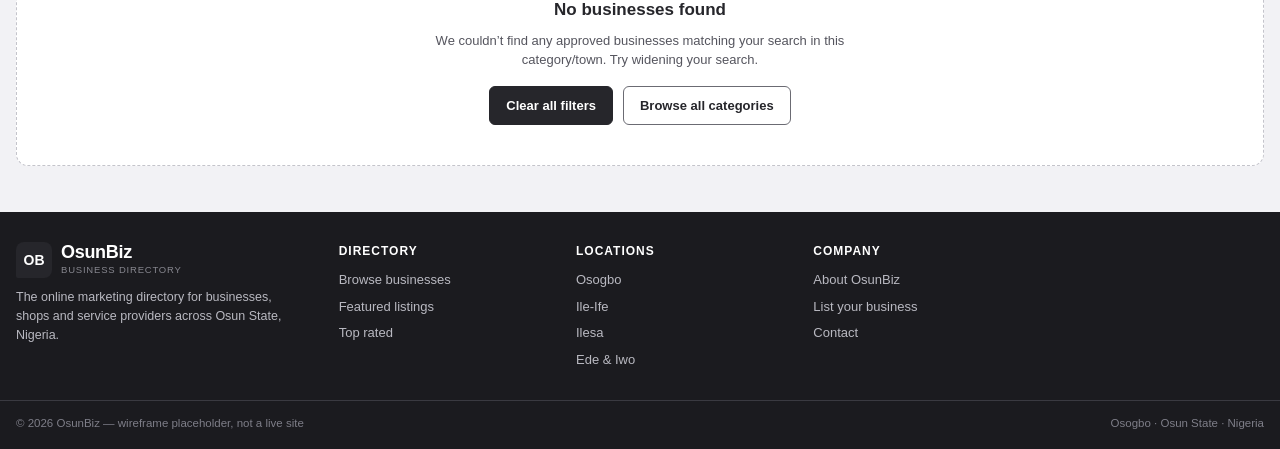
<file: Osun-Biz/directory.html>
<!DOCTYPE html>
<html lang="en">
<head>
<meta charset="UTF-8"/>
<meta name="viewport" content="width=device-width, initial-scale=1"/>
<title>OsunBiz — Business Directory (Low-Fi Wireframe)</title>
<link rel="stylesheet" href="styles.css"/>
</head>
<body>
<div class="wire-note">OSUNBIZ WIREFRAME — PAGE B: BUSINESS DIRECTORY · low-fi design preview, not the application · <a href="index.html">← Back to hub</a></div>

<!-- HEADER -->
<header class="site-header">
  <div class="hd">
    <a class="logo" href="homepage.html">
      <span class="logo-mark">OB</span>
      <span class="logo-txt"><strong>OsunBiz</strong><small>Business Directory</small></span>
    </a>
    <nav class="nav">
      <a href="homepage.html">Home</a>
      <a href="directory.html" class="on">Directory</a>
      <a href="#">Categories</a>
      <a href="#">Locations</a>
      <a href="#">About</a>
    </nav>
    <div class="hd-actions">
      <a class="btn hide-sm" href="#">Log in</a>
      <a class="btn btn-dark" href="#">List your business</a>
      <button class="burger" aria-label="Menu">☰</button>
    </div>
  </div>
</header>

<!-- PAGE HEAD + SEARCH -->
<section class="page-head">
  <div class="page-head-in">
    <div class="crumb"><a href="homepage.html">Home</a> / Directory</div>
    <h1>Business Directory — Osun State</h1>
    <div class="dir-search">
      <div class="field">
        <label>Keyword</label>
        <input type="text" placeholder="Search businesses, services, products"/>
      </div>
      <div class="field">
        <label>Town</label>
        <select>
          <option>All towns</option><option>Osogbo</option><option>Ile-Ife</option>
          <option>Ilesa</option><option>Ede</option><option>Iwo</option><option>Ikirun</option>
        </select>
      </div>
      <div class="field">
        <label>Category</label>
        <select>
          <option>All categories</option><option>Food &amp; Restaurants</option><option>Shopping &amp; Retail</option>
          <option>Health &amp; Medical</option><option>Automobile</option><option>Education</option><option>Fashion &amp; Beauty</option>
        </select>
      </div>
      <button class="btn btn-dark search-btn">Search</button>
    </div>
  </div>
</section>

<div class="container">
  <!-- FILTER TOOLBAR -->
  <div class="toolbar">
    <div class="field">
      <label>Category filter</label>
      <select><option>All categories (12)</option><option>Food &amp; Restaurants</option><option>Shopping &amp; Retail</option><option>Health &amp; Medical</option><option>Automobile</option></select>
    </div>
    <div class="field">
      <label>Town filter</label>
      <select><option>All towns</option><option>Osogbo</option><option>Ile-Ife</option><option>Ilesa</option><option>Ede</option><option>Iwo</option></select>
    </div>
    <div class="field">
      <label>Sort by</label>
      <select><option>Relevance</option><option>Newest first</option><option>Rating: high to low</option><option>Name: A–Z</option></select>
    </div>
    <button class="btn">Reset filters</button>
  </div>

  <div class="results-row">
    <span class="count-pill"><b>1–8</b> of <b>148</b> results</span>
    <span>Showing approved businesses · <a class="sec-link" href="#">Clear all filters</a></span>
  </div>
  <!-- LISTING CARDS -->
  <section class="section" style="padding-top:16px">
    <a class="listing" href="details.html">
      <span class="img-ph thumb">photo</span>
      <div class="listing-body">
        <span class="listing-tags"><span class="chip chip-dark">Verified</span><span class="chip">Shopping &amp; Retail</span></span>
        <h3>Moremi Electronics Ltd</h3>
        <span class="biz-desc">Phones, generators, home appliances and electronics with after-sales repair services.</span>
        <span class="listing-meta"><span>📍 <b>Osogbo</b> — Ife/Ibadan Rd</span><span>📞 0803 456 7890</span><span>🕘 Mon–Sat, 8am–7pm</span></span>
      </div>
      <div class="listing-side">
        <span class="rating">★ 4.6 <span>(58 reviews)</span></span>
        <span class="chip chip-open">Open now</span>
      </div>
      <div class="listing-actions">
        <span class="btn btn-dark">View details</span>
        <span class="btn">Call business</span>
      </div>
    </a>

    <a class="listing" href="details.html">
      <span class="img-ph thumb">photo</span>
      <div class="listing-body">
        <span class="listing-tags"><span class="chip chip-dark">Verified</span><span class="chip">Food &amp; Restaurants</span></span>
        <h3>Ile-Ife Grand Restaurant</h3>
        <span class="biz-desc">Local and continental dishes, event catering and outdoor kitchen services for occasions.</span>
        <span class="listing-meta"><span>📍 <b>Ile-Ife</b> — Oremeta St</span><span>📞 0805 221 9087</span><span>🕘 Daily, 7am–10pm</span></span>
      </div>
      <div class="listing-side">
        <span class="rating">★ 4.8 <span>(124 reviews)</span></span>
        <span class="chip chip-open">Open now</span>
      </div>
      <div class="listing-actions">
        <span class="btn btn-dark">View details</span>
        <span class="btn">Call business</span>
      </div>
    </a>

    <a class="listing" href="details.html">
      <span class="img-ph thumb">photo</span>
      <div class="listing-body">
        <span class="listing-tags"><span class="chip">Health &amp; Medical</span></span>
        <h3>Osogbo Wellness Clinic</h3>
        <span class="biz-desc">General practice, laboratory tests, maternity care and childhood vaccination.</span>
        <span class="listing-meta"><span>📍 <b>Osogbo</b> — Oke-Fia</span><span>📞 0809 114 3320</span><span>🕘 Mon–Sat, 8am–6pm</span></span>
      </div>
      <div class="listing-side">
        <span class="rating">★ 4.5 <span>(73 reviews)</span></span>
        <span class="chip">Opens 8:00 am</span>
      </div>
      <div class="listing-actions">
        <span class="btn btn-dark">View details</span>
        <span class="btn">Call business</span>
      </div>
    </a>

    <a class="listing" href="details.html">
      <span class="img-ph thumb">photo</span>
      <div class="listing-body">
        <span class="listing-tags"><span class="chip">Automobile</span></span>
        <h3>Alao Auto Works</h3>
        <span class="biz-desc">Mechanical repairs, engine diagnostics, tyres, servicing and auto-electrical works.</span>
        <span class="listing-meta"><span>📍 <b>Ilesa</b> — Ilesa Garage Rd</span><span>📞 0703 887 1145</span><span>🕘 Mon–Sat, 8am–6pm</span></span>
      </div>
      <div class="listing-side">
        <span class="rating">★ 4.3 <span>(41 reviews)</span></span>
        <span class="chip chip-open">Open now</span>
      </div>
      <div class="listing-actions">
        <span class="btn btn-dark">View details</span>
        <span class="btn">Call business</span>
      </div>
    </a>
    <a class="listing" href="details.html">
      <span class="img-ph thumb">photo</span>
      <div class="listing-body">
        <span class="listing-tags"><span class="chip">Fashion &amp; Beauty</span></span>
        <h3>Aderinke Fabrics &amp; Tailoring</h3>
        <span class="biz-desc">Ready-to-wear outfits, custom tailoring, aso-ebi and wholesale fabrics.</span>
        <span class="listing-meta"><span>📍 <b>Ede</b> — Sabo Market</span><span>📞 0806 774 2210</span><span>🕘 Mon–Sat, 9am–6pm</span></span>
      </div>
      <div class="listing-side">
        <span class="rating">★ 4.7 <span>(96 reviews)</span></span>
        <span class="chip chip-open">Open now</span>
      </div>
      <div class="listing-actions">
        <span class="btn btn-dark">View details</span>
        <span class="btn">Call business</span>
      </div>
    </a>

    <a class="listing" href="details.html">
      <span class="img-ph thumb">photo</span>
      <div class="listing-body">
        <span class="listing-tags"><span class="chip">Education</span></span>
        <h3>Bright Future Academy</h3>
        <span class="biz-desc">Creche, primary and junior secondary with WAEC/NECO preparation support.</span>
        <span class="listing-meta"><span>📍 <b>Iwo</b> — Oke-Ado</span><span>📞 0705 330 9914</span><span>🕘 Mon–Fri, 7:30am–4pm</span></span>
      </div>
      <div class="listing-side">
        <span class="rating">★ 4.4 <span>(33 reviews)</span></span>
        <span class="chip">Opens 7:30 am</span>
      </div>
      <div class="listing-actions">
        <span class="btn btn-dark">View details</span>
        <span class="btn">Call business</span>
      </div>
    </a>
  </section>

  <!-- PAGINATION -->
  <nav class="pager" aria-label="Pagination">
    <a class="dis" href="#">« Prev</a>
    <a class="on" href="#">1</a>
    <a href="#">2</a>
    <a href="#">3</a>
    <a href="#">4</a>
    <a href="#">5</a>
    <a href="#">…</a>
    <a href="#">19</a>
    <a href="#">Next »</a>
  </nav>

  <!-- EMPTY-RESULTS STATE (alternate state, shown labeled) -->
  <section class="section">
    <span class="state-label">Alternate state — empty results</span>
    <div class="empty-state">
      <span class="img-ph">no results</span>
      <h3>No businesses found</h3>
      <p>We couldn’t find any approved businesses matching your search in this category/town. Try widening your search.</p>
      <div class="empty-actions">
        <span class="btn btn-dark">Clear all filters</span>
        <span class="btn">Browse all categories</span>
      </div>
    </div>
  </section>
</div>

<!-- FOOTER -->
<footer class="site-footer">
  <div class="foot-grid">
    <div class="foot-brand">
      <span class="logo">
        <span class="logo-mark">OB</span>
        <span class="logo-txt"><strong>OsunBiz</strong><small>Business Directory</small></span>
      </span>
      <p>The online marketing directory for businesses, shops and service providers across Osun State, Nigeria.</p>
    </div>
    <div class="foot-col">
      <h4>Directory</h4>
      <a href="directory.html">Browse businesses</a>
      <a href="#">Featured listings</a>
      <a href="#">Top rated</a>
    </div>
    <div class="foot-col">
      <h4>Locations</h4>
      <a href="#">Osogbo</a>
      <a href="#">Ile-Ife</a>
      <a href="#">Ilesa</a>
      <a href="#">Ede &amp; Iwo</a>
    </div>
    <div class="foot-col">
      <h4>Company</h4>
      <a href="#">About OsunBiz</a>
      <a href="#">List your business</a>
      <a href="#">Contact</a>
    </div>
  </div>
  <div class="foot-bottom">
    <span>© 2026 OsunBiz — wireframe placeholder, not a live site</span>
    <span>Osogbo · Osun State · Nigeria</span>
  </div>
</footer>
</body>
</html>
</file>
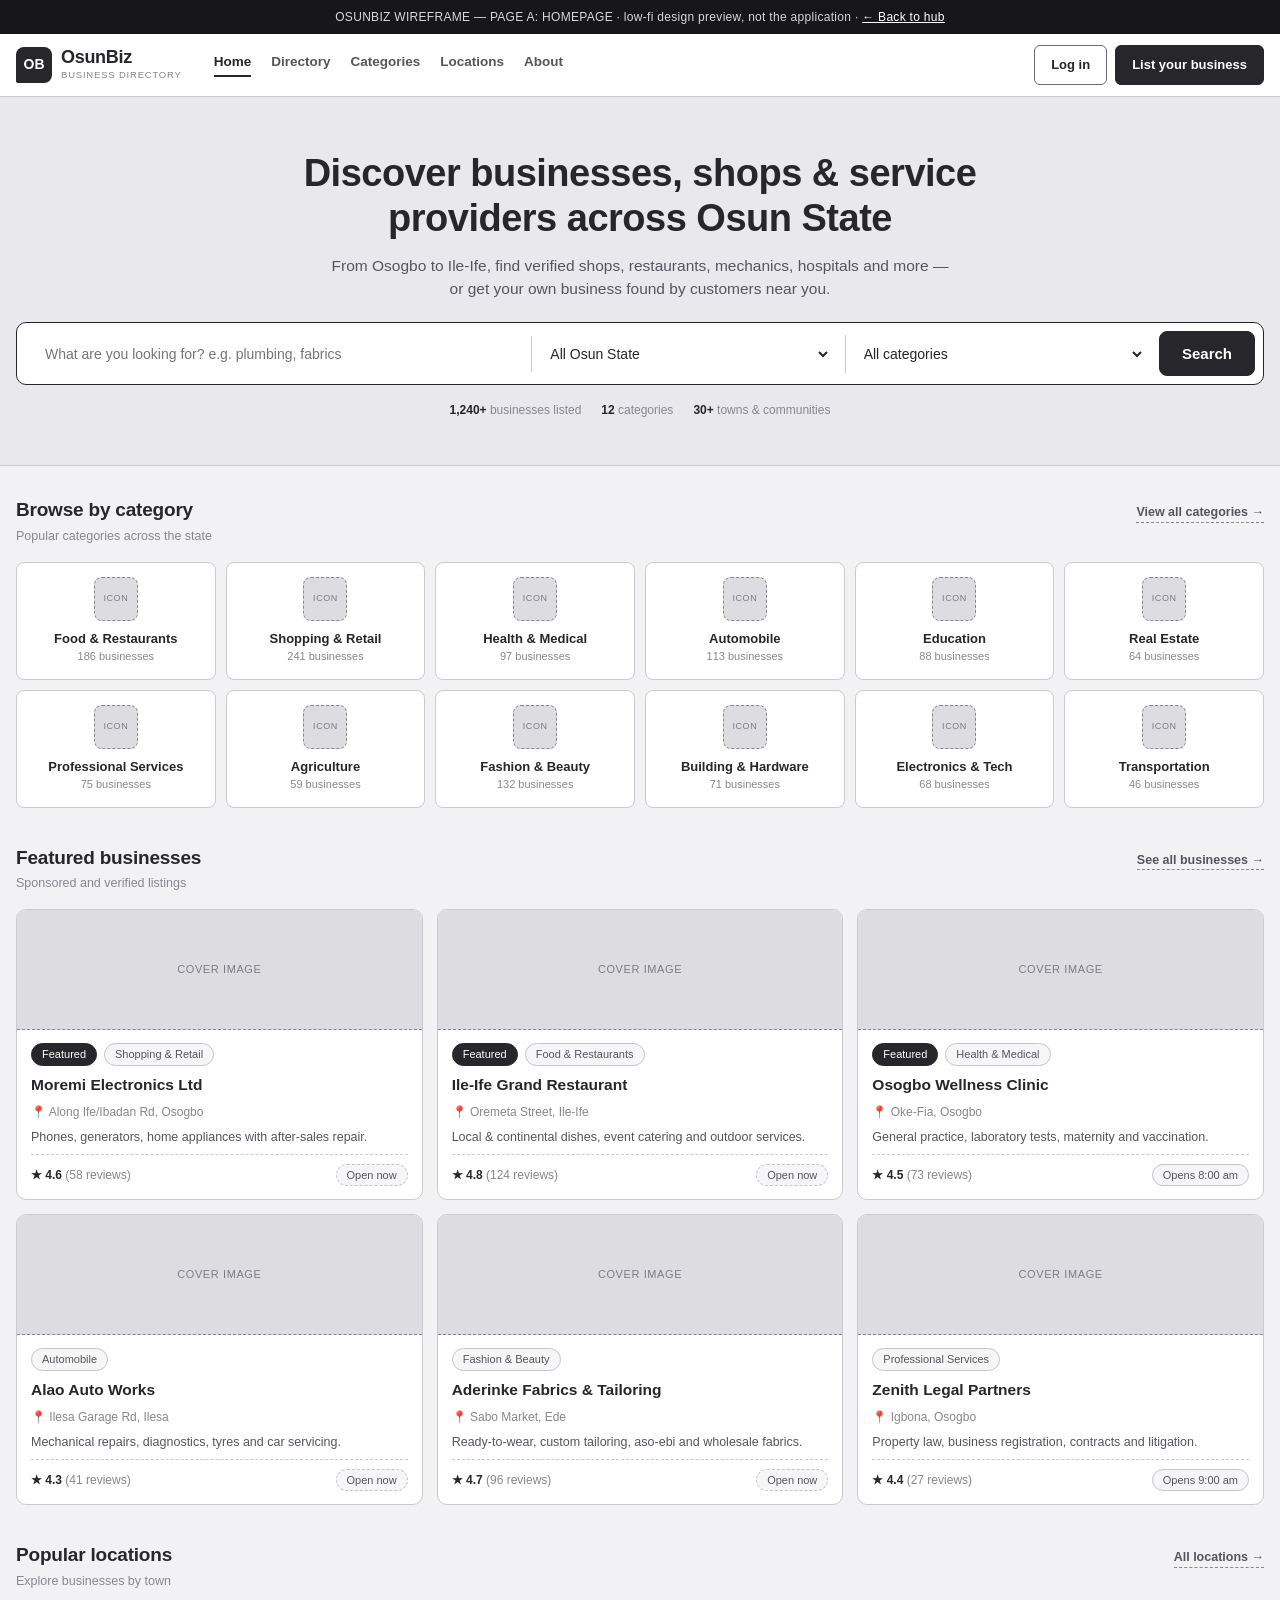
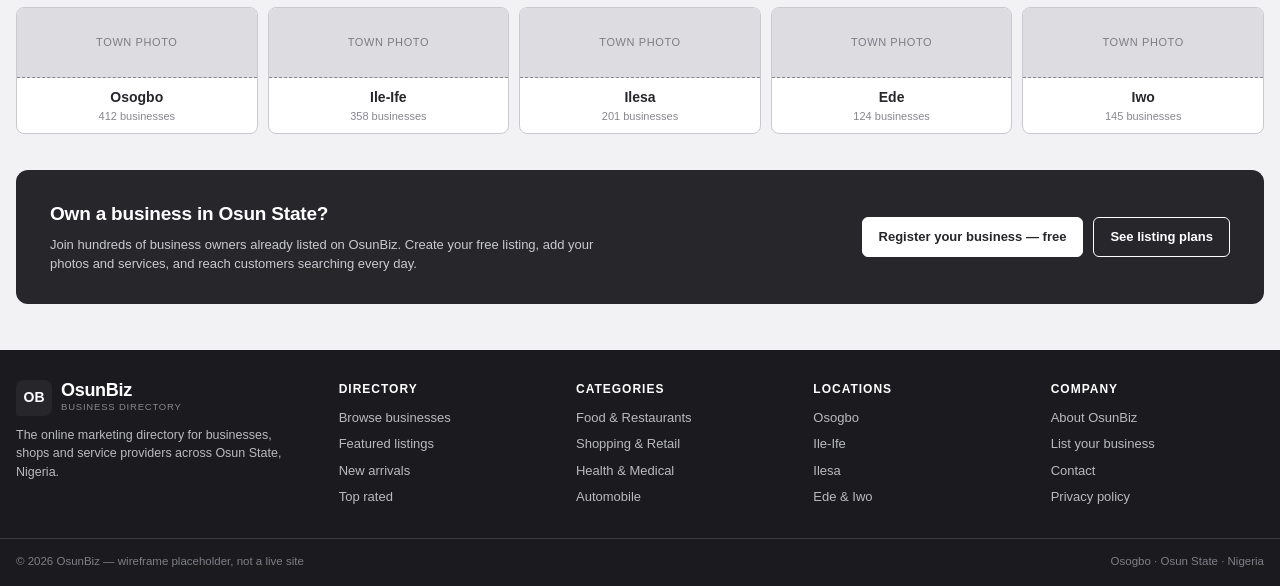
<file: Osun-Biz/homepage.html>
<!DOCTYPE html>
<html lang="en">
<head>
<meta charset="UTF-8"/>
<meta name="viewport" content="width=device-width, initial-scale=1"/>
<title>OsunBiz — Homepage (Low-Fi Wireframe)</title>
<link rel="stylesheet" href="styles.css"/>
</head>
<body>
<div class="wire-note">OSUNBIZ WIREFRAME — PAGE A: HOMEPAGE · low-fi design preview, not the application · <a href="index.html">← Back to hub</a></div>

<!-- HEADER -->
<header class="site-header">
  <div class="hd">
    <a class="logo" href="#">
      <span class="logo-mark">OB</span>
      <span class="logo-txt"><strong>OsunBiz</strong><small>Business Directory</small></span>
    </a>
    <nav class="nav">
      <a href="homepage.html" class="on">Home</a>
      <a href="directory.html">Directory</a>
      <a href="#">Categories</a>
      <a href="#">Locations</a>
      <a href="#">About</a>
    </nav>
    <div class="hd-actions">
      <a class="btn hide-sm" href="#">Log in</a>
      <a class="btn btn-dark" href="#owner-cta">List your business</a>
      <button class="burger" aria-label="Menu">☰</button>
    </div>
  </div>
</header>

<!-- HERO + SEARCH -->
<section class="hero">
  <div class="hero-in">
    <h1>Discover businesses, shops &amp; service providers across Osun State</h1>
    <p class="lede">From Osogbo to Ile-Ife, find verified shops, restaurants, mechanics, hospitals and more — or get your own business found by customers near you.</p>

    <div class="search-bar">
      <div class="field">
        <label>Keyword</label>
        <input type="text" placeholder="What are you looking for? e.g. plumbing, fabrics"/>
      </div>
      <div class="field">
        <label>Location</label>
        <select>
          <option>All Osun State</option>
          <option>Osogbo</option>
          <option>Ile-Ife</option>
          <option>Ilesa</option>
          <option>Ede</option>
          <option>Iwo</option>
          <option>Ikirun</option>
          <option>Ilobu</option>
          <option>Ikire</option>
        </select>
      </div>
      <div class="field">
        <label>Category</label>
        <select>
          <option>All categories</option>
          <option>Food &amp; Restaurants</option>
          <option>Shopping &amp; Retail</option>
          <option>Health &amp; Medical</option>
          <option>Automobile</option>
          <option>Education</option>
          <option>Real Estate</option>
          <option>Professional Services</option>
          <option>Agriculture</option>
        </select>
      </div>
      <button class="btn btn-dark search-btn">Search</button>
    </div>

    <div class="hero-stats">
      <span><b>1,240+</b> businesses listed</span>
      <span><b>12</b> categories</span>
      <span><b>30+</b> towns &amp; communities</span>
    </div>
  </div>
</section>

<div class="container">
  <!-- CATEGORY GRID -->
  <section class="section">
    <div class="sec-head">
      <div>
        <h2 class="sec-title">Browse by category</h2>
        <span class="sec-sub">Popular categories across the state</span>
      </div>
      <a class="sec-link" href="directory.html">View all categories →</a>
    </div>
    <div class="cat-grid">
      <a class="cat-tile" href="directory.html"><span class="img-ph">icon</span><b>Food &amp; Restaurants<small>186 businesses</small></b></a>
      <a class="cat-tile" href="directory.html"><span class="img-ph">icon</span><b>Shopping &amp; Retail<small>241 businesses</small></b></a>
      <a class="cat-tile" href="directory.html"><span class="img-ph">icon</span><b>Health &amp; Medical<small>97 businesses</small></b></a>
      <a class="cat-tile" href="directory.html"><span class="img-ph">icon</span><b>Automobile<small>113 businesses</small></b></a>
      <a class="cat-tile" href="directory.html"><span class="img-ph">icon</span><b>Education<small>88 businesses</small></b></a>
      <a class="cat-tile" href="directory.html"><span class="img-ph">icon</span><b>Real Estate<small>64 businesses</small></b></a>
      <a class="cat-tile" href="directory.html"><span class="img-ph">icon</span><b>Professional Services<small>75 businesses</small></b></a>
      <a class="cat-tile" href="directory.html"><span class="img-ph">icon</span><b>Agriculture<small>59 businesses</small></b></a>
      <a class="cat-tile" href="directory.html"><span class="img-ph">icon</span><b>Fashion &amp; Beauty<small>132 businesses</small></b></a>
      <a class="cat-tile" href="directory.html"><span class="img-ph">icon</span><b>Building &amp; Hardware<small>71 businesses</small></b></a>
      <a class="cat-tile" href="directory.html"><span class="img-ph">icon</span><b>Electronics &amp; Tech<small>68 businesses</small></b></a>
      <a class="cat-tile" href="directory.html"><span class="img-ph">icon</span><b>Transportation<small>46 businesses</small></b></a>
    </div>
  </section>
  <!-- FEATURED BUSINESSES -->
  <section class="section">
    <div class="sec-head">
      <div>
        <h2 class="sec-title">Featured businesses</h2>
        <span class="sec-sub">Sponsored and verified listings</span>
      </div>
      <a class="sec-link" href="directory.html">See all businesses →</a>
    </div>
    <div class="biz-grid">
      <a class="biz-card" href="details.html">
        <span class="img-ph">cover image</span>
        <div class="biz-card-body">
          <span class="listing-tags"><span class="chip chip-dark">Featured</span><span class="chip">Shopping &amp; Retail</span></span>
          <span class="biz-name">Moremi Electronics Ltd</span>
          <span class="biz-meta">📍 Along Ife/Ibadan Rd, Osogbo</span>
          <span class="biz-desc">Phones, generators, home appliances with after-sales repair.</span>
          <span class="biz-foot"><span class="rating">★ 4.6 <span>(58 reviews)</span></span><span class="chip chip-open">Open now</span></span>
        </div>
      </a>
      <a class="biz-card" href="details.html">
        <span class="img-ph">cover image</span>
        <div class="biz-card-body">
          <span class="listing-tags"><span class="chip chip-dark">Featured</span><span class="chip">Food &amp; Restaurants</span></span>
          <span class="biz-name">Ile-Ife Grand Restaurant</span>
          <span class="biz-meta">📍 Oremeta Street, Ile-Ife</span>
          <span class="biz-desc">Local &amp; continental dishes, event catering and outdoor services.</span>
          <span class="biz-foot"><span class="rating">★ 4.8 <span>(124 reviews)</span></span><span class="chip chip-open">Open now</span></span>
        </div>
      </a>
      <a class="biz-card" href="details.html">
        <span class="img-ph">cover image</span>
        <div class="biz-card-body">
          <span class="listing-tags"><span class="chip chip-dark">Featured</span><span class="chip">Health &amp; Medical</span></span>
          <span class="biz-name">Osogbo Wellness Clinic</span>
          <span class="biz-meta">📍 Oke-Fia, Osogbo</span>
          <span class="biz-desc">General practice, laboratory tests, maternity and vaccination.</span>
          <span class="biz-foot"><span class="rating">★ 4.5 <span>(73 reviews)</span></span><span class="chip">Opens 8:00 am</span></span>
        </div>
      </a>
      <a class="biz-card" href="details.html">
        <span class="img-ph">cover image</span>
        <div class="biz-card-body">
          <span class="listing-tags"><span class="chip">Automobile</span></span>
          <span class="biz-name">Alao Auto Works</span>
          <span class="biz-meta">📍 Ilesa Garage Rd, Ilesa</span>
          <span class="biz-desc">Mechanical repairs, diagnostics, tyres and car servicing.</span>
          <span class="biz-foot"><span class="rating">★ 4.3 <span>(41 reviews)</span></span><span class="chip chip-open">Open now</span></span>
        </div>
      </a>
      <a class="biz-card" href="details.html">
        <span class="img-ph">cover image</span>
        <div class="biz-card-body">
          <span class="listing-tags"><span class="chip">Fashion &amp; Beauty</span></span>
          <span class="biz-name">Aderinke Fabrics &amp; Tailoring</span>
          <span class="biz-meta">📍 Sabo Market, Ede</span>
          <span class="biz-desc">Ready-to-wear, custom tailoring, aso-ebi and wholesale fabrics.</span>
          <span class="biz-foot"><span class="rating">★ 4.7 <span>(96 reviews)</span></span><span class="chip chip-open">Open now</span></span>
        </div>
      </a>
      <a class="biz-card" href="details.html">
        <span class="img-ph">cover image</span>
        <div class="biz-card-body">
          <span class="listing-tags"><span class="chip">Professional Services</span></span>
          <span class="biz-name">Zenith Legal Partners</span>
          <span class="biz-meta">📍 Igbona, Osogbo</span>
          <span class="biz-desc">Property law, business registration, contracts and litigation.</span>
          <span class="biz-foot"><span class="rating">★ 4.4 <span>(27 reviews)</span></span><span class="chip">Opens 9:00 am</span></span>
        </div>
      </a>
    </div>
  </section>
  <!-- POPULAR LOCATIONS -->
  <section class="section">
    <div class="sec-head">
      <div>
        <h2 class="sec-title">Popular locations</h2>
        <span class="sec-sub">Explore businesses by town</span>
      </div>
      <a class="sec-link" href="directory.html">All locations →</a>
    </div>
    <div class="loc-grid">
      <a class="loc-tile" href="directory.html"><span class="img-ph">town photo</span><b>Osogbo</b><small>412 businesses</small></a>
      <a class="loc-tile" href="directory.html"><span class="img-ph">town photo</span><b>Ile-Ife</b><small>358 businesses</small></a>
      <a class="loc-tile" href="directory.html"><span class="img-ph">town photo</span><b>Ilesa</b><small>201 businesses</small></a>
      <a class="loc-tile" href="directory.html"><span class="img-ph">town photo</span><b>Ede</b><small>124 businesses</small></a>
      <a class="loc-tile" href="directory.html"><span class="img-ph">town photo</span><b>Iwo</b><small>145 businesses</small></a>
    </div>
  </section>

  <!-- BUSINESS OWNER CTA -->
  <section class="section" id="owner-cta">
    <div class="cta-band">
      <div>
        <h3>Own a business in Osun State?</h3>
        <p>Join hundreds of business owners already listed on OsunBiz. Create your free listing, add your photos and services, and reach customers searching every day.</p>
      </div>
      <div class="cta-actions">
        <a class="btn btn-onlight" href="#">Register your business — free</a>
        <a class="btn btn-outline-w" href="#">See listing plans</a>
      </div>
    </div>
  </section>
</div>

<!-- FOOTER -->
<footer class="site-footer">
  <div class="foot-grid">
    <div class="foot-brand">
      <span class="logo">
        <span class="logo-mark">OB</span>
        <span class="logo-txt"><strong>OsunBiz</strong><small>Business Directory</small></span>
      </span>
      <p>The online marketing directory for businesses, shops and service providers across Osun State, Nigeria.</p>
    </div>
    <div class="foot-col">
      <h4>Directory</h4>
      <a href="directory.html">Browse businesses</a>
      <a href="#">Featured listings</a>
      <a href="#">New arrivals</a>
      <a href="#">Top rated</a>
    </div>
    <div class="foot-col">
      <h4>Categories</h4>
      <a href="#">Food &amp; Restaurants</a>
      <a href="#">Shopping &amp; Retail</a>
      <a href="#">Health &amp; Medical</a>
      <a href="#">Automobile</a>
    </div>
    <div class="foot-col">
      <h4>Locations</h4>
      <a href="#">Osogbo</a>
      <a href="#">Ile-Ife</a>
      <a href="#">Ilesa</a>
      <a href="#">Ede &amp; Iwo</a>
    </div>
    <div class="foot-col">
      <h4>Company</h4>
      <a href="#">About OsunBiz</a>
      <a href="#owner-cta">List your business</a>
      <a href="#">Contact</a>
      <a href="#">Privacy policy</a>
    </div>
  </div>
  <div class="foot-bottom">
    <span>© 2026 OsunBiz — wireframe placeholder, not a live site</span>
    <span>Osogbo · Osun State · Nigeria</span>
  </div>
</footer>
</body>
</html>
</file>
<file: Osun-Biz/styles.css>
/* ============================================================
   OsunBiz — LOW-FI WIREFRAME STYLES (design preview only)
   Grayscale, static markup, no application logic.
   Mobile-first. Desktop rules at min-width:768px / 900px / 1024px.
   Pages are previewed in iframes at 390px and 1440px widths.
   ============================================================ */
:root{
  --card:#fff; --line:#c9c9d0; --line2:#e2e2e7;
  --ink:#26262b; --ink2:#55555e; --ink3:#87878f;
  --ph:#dcdce1; --ph-dark:#c4c4cb; --dark:#26262b; --band:#e8e8ed;
}
*{box-sizing:border-box;margin:0;padding:0}
body{font-family:"Segoe UI",Inter,Arial,Helvetica,sans-serif;background:#f2f2f5;color:var(--ink);font-size:14px;line-height:1.5}
a{color:inherit;text-decoration:none}
/* top preview banner (not part of the product UI) */
.wire-note{background:#17171a;color:#d7d7dc;font-size:12px;padding:8px 14px;text-align:center;letter-spacing:.3px}
.wire-note a{color:#fff;text-decoration:underline}
.wire-hint{border:1px dashed var(--ink3);background:#fafafb;color:#6a6a72;font-size:11.5px;padding:8px 10px;margin:10px 0}
.container{max-width:1280px;margin:0 auto;padding:0 16px}

/* ---------- placeholder image ---------- */
.img-ph{background:var(--ph);border:1px dashed var(--ink3);color:#7c7c85;
  display:flex;align-items:center;justify-content:center;text-align:center;
  font-size:11px;letter-spacing:.6px;text-transform:uppercase;min-height:60px}

/* ---------- buttons ---------- */
.btn{display:inline-flex;align-items:center;justify-content:center;gap:6px;
  border:1.5px solid #6b6b73;background:#fff;color:var(--ink);
  padding:9px 16px;border-radius:6px;font-size:13px;font-weight:600;cursor:pointer;white-space:nowrap}
.btn-dark{background:var(--dark);border-color:var(--dark);color:#fff}
.btn-sm{padding:6px 11px;font-size:12px;border-radius:5px}
.btn-ghost{border-style:dashed}

/* ---------- header ---------- */
.site-header{background:#fff;border-bottom:1px solid var(--line);position:sticky;top:0;z-index:5}
.hd{display:flex;align-items:center;gap:14px;padding:11px 16px;max-width:1280px;margin:0 auto}
.logo{display:flex;align-items:center;gap:9px}
.logo-mark{width:36px;height:36px;background:var(--dark);color:#fff;border-radius:8px 8px 8px 2px;
  display:flex;align-items:center;justify-content:center;font-weight:800;font-size:14px;flex:none}
.logo-txt strong{display:block;font-size:18px;letter-spacing:-.3px;line-height:1.1}
.logo-txt small{display:block;font-size:9.5px;color:var(--ink3);letter-spacing:.8px;text-transform:uppercase}
.nav{display:none;gap:20px;margin-left:18px;font-size:13.5px;font-weight:600;color:var(--ink2)}
.nav a.on{color:var(--ink);border-bottom:2px solid var(--dark);padding-bottom:3px}
.hd-actions{margin-left:auto;display:flex;gap:8px;align-items:center}
.burger{display:inline-flex;border:1.5px solid #6b6b73;background:#fff;border-radius:6px;
  padding:7px 10px;font-size:14px;line-height:1;cursor:pointer}
@media(min-width:900px){
  .nav{display:flex}
  .burger{display:none}
}
.hide-sm{display:none}
@media(min-width:600px){.hide-sm{display:inline-flex}}

/* ---------- generic section ---------- */
.section{padding:30px 0 6px}
.sec-head{display:flex;align-items:baseline;justify-content:space-between;gap:12px;margin-bottom:16px;flex-wrap:wrap}
.sec-title{font-size:19px;letter-spacing:-.2px}
.sec-sub{font-size:12.5px;color:var(--ink3)}
.sec-link{font-size:12.5px;font-weight:700;color:var(--ink2);border-bottom:1px dashed var(--ink3)}

/* ---------- footer ---------- */
.site-footer{background:#1b1b1f;color:#b9b9c1;margin-top:40px;padding:30px 0 16px}
.foot-grid{max-width:1280px;margin:0 auto;padding:0 16px;display:grid;grid-template-columns:1fr;gap:24px}
.foot-brand .logo-txt strong{color:#fff}
.foot-brand p{font-size:12.5px;margin-top:10px;max-width:280px}
.foot-col h4{color:#fff;font-size:12px;text-transform:uppercase;letter-spacing:1px;margin-bottom:10px}
.foot-col a{display:block;font-size:13px;margin-bottom:7px;color:#b9b9c1}
.foot-bottom{max-width:1280px;margin:24px auto 0;padding:14px 16px 0;border-top:1px solid #3a3a41;
  font-size:11.5px;color:#7e7e88;display:flex;justify-content:space-between;gap:10px;flex-wrap:wrap}
@media(min-width:560px){.foot-grid{grid-template-columns:1fr 1fr}}
@media(min-width:1024px){.foot-grid{grid-template-columns:1.4fr 1fr 1fr 1fr 1fr}}

/* ---------- A. HOMEPAGE ---------- */
.hero{background:var(--band);border-bottom:1px solid var(--line);padding:34px 0 30px}
@media(min-width:900px){.hero{padding:54px 0 46px}}
.hero-in{max-width:1280px;margin:0 auto;padding:0 16px;text-align:center}
.hero h1{font-size:26px;line-height:1.2;letter-spacing:-.5px;max-width:760px;margin:0 auto}
.hero .lede{font-size:14px;color:var(--ink2);max-width:620px;margin:12px auto 0}
@media(min-width:900px){.hero h1{font-size:38px}.hero .lede{font-size:15.5px}}

/* search bar: stacked on mobile, inline on desktop */
.search-bar{background:var(--card);border:1.5px solid var(--ink);border-radius:10px;
  margin-top:22px;padding:12px;display:grid;gap:10px;text-align:left}
@media(min-width:900px){
  .search-bar{grid-template-columns:1.6fr 1fr 1fr auto;padding:8px 8px 8px 14px;align-items:center;gap:0}
}
.field{display:flex;flex-direction:column;gap:4px;min-width:0}
.field label{font-size:10.5px;font-weight:700;letter-spacing:.8px;text-transform:uppercase;color:var(--ink3)}
@media(min-width:900px){.field label{display:none}}
.field input,.field select{border:1px solid var(--ph-dark);background:#fff;border-radius:6px;
  padding:11px 12px;font-size:14px;color:var(--ink);width:100%;appearance:auto}
@media(min-width:900px){
  .field{border-right:1px solid var(--line);padding:6px 14px}
  .field:last-of-type{border-right:none}
  .field input,.field select{border:none;padding:4px 0;font-size:14px;background:transparent}
}
.search-btn{width:100%;padding:13px 22px;font-size:15px;border-radius:8px}
@media(min-width:900px){.search-btn{width:auto;border-radius:8px}}
.hero-stats{display:flex;justify-content:center;gap:20px;flex-wrap:wrap;margin-top:16px;font-size:12px;color:var(--ink3)}
.hero-stats b{color:var(--ink)}

/* category grid */
.cat-grid{display:grid;grid-template-columns:repeat(2,1fr);gap:10px}
@media(min-width:640px){.cat-grid{grid-template-columns:repeat(3,1fr)}}
@media(min-width:1024px){.cat-grid{grid-template-columns:repeat(6,1fr)}}
.cat-tile{background:var(--card);border:1px solid var(--line);border-radius:8px;
  padding:14px 10px;text-align:center;display:flex;flex-direction:column;gap:8px;align-items:center}
.cat-tile .img-ph{width:44px;height:44px;min-height:44px;border-radius:8px;font-size:9px}
.cat-tile b{font-size:13px}
.cat-tile small{font-size:11px;color:var(--ink3);display:block;font-weight:400}

/* featured business cards */
.biz-grid{display:grid;grid-template-columns:1fr;gap:14px}
@media(min-width:700px){.biz-grid{grid-template-columns:repeat(2,1fr)}}
@media(min-width:1060px){.biz-grid{grid-template-columns:repeat(3,1fr)}}
.biz-card{background:var(--card);border:1px solid var(--line);border-radius:10px;overflow:hidden;display:flex;flex-direction:column}
.biz-card>.img-ph{height:120px;min-height:120px;border:none;border-bottom:1px dashed var(--ink3)}
.biz-card-body{padding:13px 14px;display:flex;flex-direction:column;gap:7px;flex:1}
.biz-name{font-size:15.5px;font-weight:700}
.biz-meta{font-size:12px;color:var(--ink3);display:flex;gap:8px;flex-wrap:wrap}
.biz-desc{font-size:12.5px;color:var(--ink2)}
.chip{display:inline-block;border:1px solid var(--ph-dark);background:#f6f6f8;border-radius:20px;
  padding:2px 10px;font-size:11px;color:var(--ink2);white-space:nowrap}
.chip-dark{background:var(--dark);border-color:var(--dark);color:#fff}
.chip-open{border-style:dashed}
.biz-foot{display:flex;justify-content:space-between;align-items:center;gap:8px;margin-top:auto;
  padding-top:9px;border-top:1px dashed var(--line)}
.rating{font-size:12px;font-weight:700}
.rating span{color:var(--ink3);font-weight:400}

/* popular locations */
.loc-grid{display:grid;grid-template-columns:repeat(2,1fr);gap:10px}
@media(min-width:768px){.loc-grid{grid-template-columns:repeat(5,1fr)}}
.loc-tile{background:var(--card);border:1px solid var(--line);border-radius:8px;overflow:hidden;text-align:center}
.loc-tile .img-ph{height:70px;min-height:70px;border:none;border-bottom:1px dashed var(--ink3)}
.loc-tile b{display:block;font-size:14px;padding-top:9px}
.loc-tile small{display:block;font-size:11px;color:var(--ink3);padding-bottom:9px}

/* owner CTA */
.cta-band{background:var(--dark);color:#fff;border-radius:12px;padding:26px 20px;
  display:flex;flex-direction:column;gap:14px;align-items:flex-start}
@media(min-width:900px){.cta-band{flex-direction:row;align-items:center;justify-content:space-between;padding:30px 34px}}
.cta-band h3{font-size:19px;letter-spacing:-.2px}
.cta-band p{font-size:13px;color:#c9c9d1;margin-top:6px;max-width:560px}
.cta-band .btn{border-color:#fff}
.cta-actions{display:flex;gap:10px;flex-wrap:wrap}
.btn-onlight{background:#fff;color:var(--ink);border-color:#fff}
.btn-outline-w{background:transparent;color:#fff;border-color:#9a9aa3}

/* ---------- B. DIRECTORY PAGE ---------- */
.page-head{background:var(--band);border-bottom:1px solid var(--line);padding:22px 0 18px}
.page-head-in{max-width:1280px;margin:0 auto;padding:0 16px}
.page-head h1{font-size:22px;letter-spacing:-.3px}
.page-head .crumb{font-size:11.5px;color:var(--ink3);margin-bottom:6px}
.page-head .crumb a{border-bottom:1px dashed var(--ink3)}
.dir-search{display:grid;gap:9px;margin-top:14px}
@media(min-width:900px){.dir-search{grid-template-columns:1.6fr 1fr 1fr auto}}
.toolbar{background:var(--card);border:1px solid var(--line);border-radius:10px;
  padding:12px;margin-top:16px;display:grid;gap:10px}
@media(min-width:900px){.toolbar{grid-template-columns:1fr 1fr 1fr auto;align-items:end}}
.toolbar .field label{display:block}
@media(min-width:900px){.toolbar .field{border:none;padding:0}
  .toolbar .field input,.toolbar .field select{border:1px solid var(--ph-dark);padding:10px 12px;background:#fff}}
.results-row{display:flex;justify-content:space-between;align-items:center;gap:10px;
  flex-wrap:wrap;margin-top:16px;font-size:13px;color:var(--ink2)}
.results-row b{color:var(--ink)}
.results-row .count-pill{border:1px dashed var(--ink3);border-radius:20px;padding:3px 12px;font-size:12px}

/* listing rows: stacked card on mobile, horizontal row on desktop */
.listing{background:var(--card);border:1px solid var(--line);border-radius:10px;
  padding:12px;display:flex;flex-direction:column;gap:11px;margin-bottom:12px}
@media(min-width:900px){
  .listing{flex-direction:row;align-items:stretch;padding:14px;gap:16px}
}
.listing .thumb{width:100%;height:110px;min-height:110px;border-radius:8px}
@media(min-width:900px){.listing .thumb{width:150px;height:auto;flex:0 0 150px}}
.listing-body{flex:1;min-width:0;display:flex;flex-direction:column;gap:6px}
.listing-body h3{font-size:16.5px;letter-spacing:-.2px}
.listing-tags{display:flex;gap:7px;flex-wrap:wrap}
.listing-body .biz-desc{max-width:70ch}
.listing-meta{display:flex;gap:14px;flex-wrap:wrap;font-size:12px;color:var(--ink3)}
.listing-meta b{color:var(--ink2)}
.listing-actions{display:flex;flex-direction:column;gap:8px}
@media(min-width:900px){.listing-actions{flex:0 0 170px;justify-content:center;border-left:1px dashed var(--line);padding-left:16px}}
.listing-actions .btn{width:100%}
.listing-side{display:none}
@media(min-width:900px){.listing-side{display:flex;flex-direction:column;gap:8px;flex:0 0 150px;
  align-items:flex-end;justify-content:center;text-align:right}}

/* pagination */
.pager{display:flex;gap:7px;justify-content:center;flex-wrap:wrap;margin-top:20px}
.pager a{min-width:36px;height:36px;padding:0 10px;display:inline-flex;align-items:center;justify-content:center;
  border:1px solid var(--ph-dark);background:#fff;border-radius:6px;font-size:13px;font-weight:600;color:var(--ink2)}
.pager a.on{background:var(--dark);border-color:var(--dark);color:#fff}
.pager a.dis{color:#b9b9c1;pointer-events:none}

/* empty-results alternate state (shown as separate labeled block) */
.state-label{display:inline-block;border:1px dashed var(--ink3);background:#f6f6f8;color:var(--ink2);
  font-size:10.5px;letter-spacing:1px;text-transform:uppercase;padding:4px 12px;border-radius:20px;margin-bottom:10px}
.empty-state{background:var(--card);border:1.5px dashed var(--ph-dark);border-radius:12px;
  padding:40px 20px;text-align:center;margin-top:14px}
.empty-state .img-ph{width:76px;height:76px;min-height:76px;border-radius:50%;margin:0 auto 14px;font-size:10px}
.empty-state h3{font-size:17px}
.empty-state p{font-size:13px;color:var(--ink2);max-width:420px;margin:8px auto 16px}
.empty-actions{display:flex;gap:10px;justify-content:center;flex-wrap:wrap}

/* ---------- C. BUSINESS DETAILS PAGE ---------- */
.cover-ph{width:100%;height:170px;min-height:170px;border-radius:0;font-size:11px}
@media(min-width:900px){.cover-ph{height:280px;min-height:280px}}
.detail-top{max-width:1280px;margin:0 auto;padding:0 16px;position:relative}
.detail-card{background:var(--card);border:1px solid var(--line);border-radius:12px;
  padding:16px;margin-top:-34px;position:relative;display:flex;flex-direction:column;gap:12px}
@media(min-width:900px){.detail-card{flex-direction:row;align-items:flex-end;gap:18px;padding:20px}}
.detail-logo{width:78px;height:78px;min-height:78px;flex:none;font-size:10px}
@media(min-width:900px){.detail-logo{width:104px;height:104px;min-height:104px}}
.detail-id{flex:1;min-width:0}
.detail-id h1{font-size:21px;letter-spacing:-.4px}
@media(min-width:900px){.detail-id h1{font-size:27px}}
.detail-id .biz-meta{margin-top:6px;font-size:12.5px}
.detail-actions{display:flex;gap:9px;flex-wrap:wrap}
@media(min-width:900px){.detail-actions{flex:none}}
.detail-actions .btn{flex:1;min-width:120px}
@media(min-width:900px){.detail-actions .btn{flex:none}}

.detail-grid{display:grid;grid-template-columns:1fr;gap:16px}
@media(min-width:1000px){.detail-grid{grid-template-columns:1fr 340px;align-items:start}}
.panel{background:var(--card);border:1px solid var(--line);border-radius:12px;padding:16px;margin-bottom:16px}
.panel h2{font-size:15px;letter-spacing:.2px;margin-bottom:12px;padding-bottom:9px;border-bottom:1px dashed var(--line)}
.panel p{font-size:13.5px;color:var(--ink2)}
.svc-list{display:grid;grid-template-columns:1fr;gap:8px;margin-top:4px}
@media(min-width:640px){.svc-list{grid-template-columns:1fr 1fr}}
.svc-list li{list-style:none;border:1px solid var(--line);background:#f6f6f8;border-radius:7px;
  padding:9px 12px;font-size:13px;display:flex;gap:9px;align-items:center}
.svc-list li i{font-style:normal;width:18px;height:18px;flex:none;border:1px dashed var(--ink3);
  border-radius:4px;font-size:10px;display:flex;align-items:center;justify-content:center;color:var(--ink3)}
.hours-table{width:100%;border-collapse:collapse;font-size:13px}
.hours-table td{padding:8px 4px;border-bottom:1px dashed var(--line);color:var(--ink2)}
.hours-table tr:last-child td{border-bottom:none}
.hours-table td:last-child{text-align:right;font-weight:600;color:var(--ink)}
.hours-table .today td{font-weight:700;color:var(--ink)}
.hours-table .closed{color:var(--ink3);font-weight:400}

.contact-list{display:flex;flex-direction:column;gap:10px}
.contact-list div{display:flex;gap:10px;align-items:flex-start;font-size:13px;color:var(--ink2)}
.contact-list i{font-style:normal;width:30px;height:30px;flex:none;border:1px dashed var(--ink3);
  border-radius:7px;display:flex;align-items:center;justify-content:center;font-size:10px;color:var(--ink3)}
.contact-list b{color:var(--ink);display:block;font-size:13.5px}
.contact-list small{font-size:11px;color:var(--ink3)}
.map-ph{width:100%;height:180px;min-height:180px;border-radius:9px;margin-bottom:12px}
@media(min-width:1000px){.map-ph{height:150px;min-height:150px}}
.sticky-actions{position:sticky;top:64px}
.side-cta{display:flex;gap:9px;margin-top:12px}
.side-cta .btn{flex:1}

/* ---------- D. ADMIN DASHBOARD ---------- */
.dash{display:grid;grid-template-columns:1fr;min-height:100vh}
@media(min-width:900px){.dash{grid-template-columns:236px 1fr}}
.dash-side{background:#1b1b1f;color:#c9c9d1;padding:16px 14px;display:flex;flex-direction:column;gap:6px}
.dash-side .logo-txt strong{color:#fff}
.dash-side .logo-txt small{color:#8a8a93}
.dash-side .logo{margin-bottom:12px}
.side-label{font-size:10px;letter-spacing:1.2px;text-transform:uppercase;color:#7a7a83;margin:12px 0 4px}
.side-nav-item{display:flex;align-items:center;gap:10px;padding:9px 11px;border-radius:7px;font-size:13.5px;font-weight:600}
.side-nav-item i{font-style:normal;width:20px;height:20px;border:1px dashed #6a6a73;border-radius:5px;
  font-size:9px;display:flex;align-items:center;justify-content:center;color:#9a9aa3;flex:none}
.side-nav-item.on{background:#33333a;color:#fff}
.side-nav-item .badge{margin-left:auto;background:#4a4a52;color:#fff;border-radius:20px;font-size:10.5px;padding:1px 9px}
.side-nav-item .badge.urgent{border:1px dashed #c9c9d1;background:transparent}
/* mobile: sidebar becomes a horizontal scrolling strip under the header */
@media(max-width:899px){
  .dash-side{flex-direction:row;align-items:center;gap:8px;overflow-x:auto;padding:10px 12px}
  .dash-side .logo,.side-label,.dash-side .hide-mobile{display:none}
  .side-nav-item{white-space:nowrap;padding:7px 12px;border:1px solid #3d3d45}
}
.dash-main{padding:18px 16px 40px;min-width:0;background:#f2f2f5}
.dash-top{display:flex;justify-content:space-between;align-items:center;gap:12px;flex-wrap:wrap;margin-bottom:16px}
.dash-top h1{font-size:21px;letter-spacing:-.3px}
.dash-top .sub{font-size:12px;color:var(--ink3)}
.admin-chip{display:flex;align-items:center;gap:9px;border:1px solid var(--line);background:#fff;border-radius:24px;padding:5px 12px 5px 5px;font-size:12.5px;font-weight:600}
.admin-chip .img-ph{width:30px;height:30px;min-height:30px;border-radius:50%;font-size:9px}

/* stats */
.stat-grid{display:grid;grid-template-columns:repeat(2,1fr);gap:11px}
@media(min-width:1100px){.stat-grid{grid-template-columns:repeat(4,1fr)}}
.stat{background:var(--card);border:1px solid var(--line);border-radius:11px;padding:14px}
.stat .lbl{font-size:11px;letter-spacing:.7px;text-transform:uppercase;color:var(--ink3);display:flex;justify-content:space-between;gap:6px}
.stat .lbl i{font-style:normal;border:1px dashed var(--ink3);border-radius:4px;padding:0 5px;font-size:9px}
.stat .num{font-size:29px;font-weight:800;letter-spacing:-1px;margin-top:7px}
.stat .foot{font-size:11.5px;color:var(--ink3);margin-top:4px}
.stat.split{grid-column:span 2;display:flex;gap:16px;align-items:center;justify-content:space-between}
@media(min-width:1100px){.stat.split{grid-column:auto;flex-direction:column;align-items:flex-start;gap:2px}}
.stat .split-col{display:flex;flex-direction:column}
.stat .split-col b{font-size:23px;letter-spacing:-.7px}
.stat .split-col span{font-size:11px;text-transform:uppercase;letter-spacing:.6px;color:var(--ink3)}
.progress{height:8px;border:1px solid var(--ph-dark);border-radius:6px;background:#fff;overflow:hidden;margin-top:9px}
.progress span{display:block;height:100%;background:#6b6b73;width:72%}

/* panels + data table */
.dash-panel{background:var(--card);border:1px solid var(--line);border-radius:12px;margin-top:16px;overflow:hidden}
.dash-panel-head{display:flex;justify-content:space-between;align-items:center;gap:10px;flex-wrap:wrap;padding:14px 16px;border-bottom:1px solid var(--line)}
.dash-panel-head h2{font-size:15.5px}
.dash-panel-head small{font-size:11.5px;color:var(--ink3);font-weight:400;display:block;margin-top:2px}
.tbl-wrap{overflow-x:auto}
table.data{width:100%;border-collapse:collapse;font-size:13px;min-width:760px}
table.data th{text-align:left;font-size:10.5px;letter-spacing:.8px;text-transform:uppercase;color:var(--ink3);
  background:#f6f6f8;padding:10px 14px;border-bottom:1px solid var(--line);white-space:nowrap}
table.data td{padding:12px 14px;border-bottom:1px dashed var(--line);color:var(--ink2);vertical-align:middle}
table.data tr:last-child td{border-bottom:none}
.biz-cell{display:flex;align-items:center;gap:10px;min-width:190px}
.biz-cell .img-ph{width:38px;height:38px;min-height:38px;flex:none;border-radius:7px;font-size:9px}
.biz-cell b{color:var(--ink);display:block;font-size:13.5px}
.biz-cell small{font-size:11px;color:var(--ink3)}
.status{display:inline-block;border-radius:20px;padding:3px 11px;font-size:11px;font-weight:700;border:1px solid var(--ph-dark);background:#f6f6f8;color:var(--ink2);white-space:nowrap}
.status.pending{border-style:dashed;background:#fff}
.status.approved{background:var(--dark);border-color:var(--dark);color:#fff}
.status.suspended{background:#e4e4e9;color:var(--ink3);text-decoration:line-through}
.row-actions{display:flex;gap:7px;flex-wrap:wrap;min-width:270px}
/* mobile: table rows become stacked cards with field labels */
@media(max-width:899px){
  table.data{min-width:0}
  table.data thead{display:none}
  table.data tr{display:block;border:1px solid var(--line);border-radius:10px;margin:12px;padding:6px 12px;background:#fff}
  table.data td{display:flex;justify-content:space-between;gap:14px;align-items:center;
    padding:9px 0;border-bottom:1px dashed var(--line2);text-align:right}
  table.data td:last-child{border-bottom:none}
  table.data td::before{content:attr(data-label);font-size:10.5px;letter-spacing:.7px;text-transform:uppercase;
    color:var(--ink3);font-weight:700;text-align:left;flex:none}
  table.data td.biz-td{display:block;text-align:left}
  table.data td.biz-td::before{display:none}
  .row-actions{min-width:0;justify-content:flex-end}
}

/* category & business management navigation */
.mgmt-grid{display:grid;grid-template-columns:1fr;gap:12px;margin-top:16px}
@media(min-width:760px){.mgmt-grid{grid-template-columns:1fr 1fr}}
.mgmt-card{background:var(--card);border:1px solid var(--line);border-radius:12px;padding:16px}
.mgmt-card h3{font-size:15px;margin-bottom:3px}
.mgmt-card>p{font-size:12px;color:var(--ink3);margin-bottom:12px}
.mgmt-links{display:grid;gap:8px}
.mgmt-links a{display:flex;justify-content:space-between;gap:10px;align-items:center;
  border:1px solid var(--line);background:#f6f6f8;border-radius:8px;padding:10px 12px;font-size:13px;font-weight:600}
.mgmt-links a small{font-weight:400;font-size:11px;color:var(--ink3)}
.mobile-only-note{display:block}
@media(min-width:900px){.mobile-only-note{display:none}}
</file>
